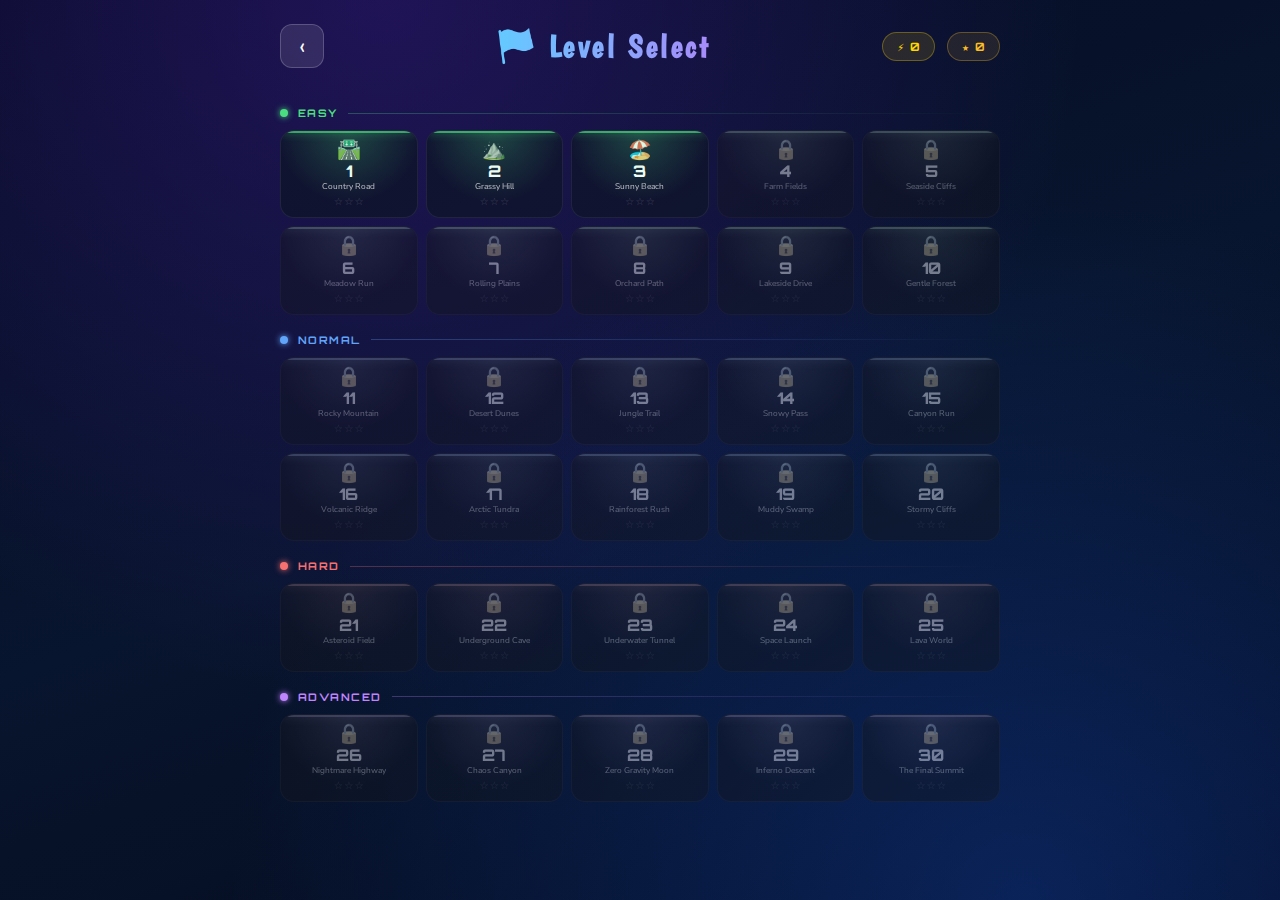
<file: levels.html>
<!DOCTYPE html>
<html lang="en">
<head>
<meta charset="UTF-8"/>
<meta name="viewport" content="width=device-width, initial-scale=1.0"/>
<title>Level Select — Hill Climb Canvas</title>
<link href="https://fonts.googleapis.com/css2?family=Boogaloo&family=Nunito:wght@700;800;900&family=Orbitron:wght@700;900&display=swap" rel="stylesheet"/>
<style>
*,*::before,*::after{box-sizing:border-box;margin:0;padding:0}
html,body{width:100%;min-height:100%;font-family:'Nunito',system-ui,sans-serif;background:#060b1a;color:#f5f5f5;overflow-x:hidden}
body{background:radial-gradient(ellipse at 30% 0%,rgba(80,30,180,.35) 0%,transparent 55%),radial-gradient(ellipse at 80% 100%,rgba(20,80,200,.35) 0%,transparent 55%),linear-gradient(160deg,#050c22 0%,#08152e 50%,#04091a 100%);min-height:100vh;display:flex;flex-direction:column;align-items:center}
@keyframes shimmer{0%{background-position:-200% 0}100%{background-position:200% 0}}

.page-header{width:100%;max-width:760px;padding:24px 20px 8px;display:flex;align-items:center;justify-content:space-between;gap:12px}
.back-btn{width:44px;height:44px;border-radius:12px;background:rgba(255,255,255,.1);border:1.5px solid rgba(255,255,255,.2);color:#fff;font-size:1.5rem;cursor:pointer;display:flex;align-items:center;justify-content:center;transition:all .2s;text-decoration:none}
.back-btn:hover{background:rgba(99,180,255,.2);border-color:rgba(99,180,255,.7)}
.page-title{font-family:'Boogaloo',cursive;font-size:2rem;letter-spacing:.08em;background:linear-gradient(90deg,#63caff,#a78bfa,#34d399,#63caff);background-size:300% 100%;-webkit-background-clip:text;-webkit-text-fill-color:transparent;background-clip:text;animation:shimmer 4s linear infinite}
.header-info{display:flex;align-items:center;gap:12px}
.info-pill{display:flex;align-items:center;gap:6px;padding:6px 14px;border-radius:20px;font-family:'Orbitron',monospace;font-size:.72rem;font-weight:700}
.coin-pill{background:rgba(255,215,0,.12);border:1.5px solid rgba(255,215,0,.3);color:#ffd700}
.star-pill{background:rgba(251,191,36,.1);border:1.5px solid rgba(251,191,36,.3);color:#fbbf24}

.content{width:100%;max-width:760px;padding:12px 20px 40px}

.diff-header{display:flex;align-items:center;gap:10px;margin:18px 0 10px;font-family:'Orbitron',monospace;font-size:.65rem;font-weight:700;text-transform:uppercase;letter-spacing:.14em}
.diff-dot{width:8px;height:8px;border-radius:50%;flex-shrink:0}
.diff-line{flex:1;height:1px;opacity:.3}

.level-grid{display:grid;grid-template-columns:repeat(5,1fr);gap:8px}
@media(max-width:480px){.level-grid{grid-template-columns:repeat(4,1fr)}}

.level-tile{position:relative;padding:10px 6px 8px;border-radius:14px;font-size:.62rem;text-align:center;background:rgba(15,20,45,.9);color:#f0f0f0;border:1px solid rgba(255,255,255,.07);display:flex;flex-direction:column;align-items:center;gap:3px;cursor:pointer;transition:transform .14s cubic-bezier(.34,1.56,.64,1),box-shadow .15s ease,border-color .15s ease;overflow:hidden;user-select:none}
.level-tile::before{content:'';position:absolute;inset:0;border-radius:inherit;background:radial-gradient(circle at 50% 0%,var(--diff-glow,transparent) 0%,transparent 65%);pointer-events:none}
.level-tile::after{content:'';position:absolute;top:0;left:0;right:0;height:2px;border-radius:14px 14px 0 0;background:var(--diff-color,transparent);opacity:.7;box-shadow:0 0 8px var(--diff-color,transparent)}
.level-tile:not(.locked):hover{transform:translateY(-5px) scale(1.06);box-shadow:0 12px 28px var(--diff-glow,rgba(0,0,0,.3)),0 0 0 1px var(--diff-color,transparent);border-color:var(--diff-color);z-index:2}
.level-tile:not(.locked):active{transform:translateY(0) scale(.97)}
.level-tile.locked{opacity:.45;filter:saturate(.3);cursor:not-allowed}
.level-tile.easy{--diff-color:#4ade80;--diff-glow:rgba(74,222,128,.25)}
.level-tile.normal{--diff-color:#60a5fa;--diff-glow:rgba(96,165,250,.25)}
.level-tile.hard{--diff-color:#f87171;--diff-glow:rgba(248,113,113,.25)}
.level-tile.advanced{--diff-color:#c084fc;--diff-glow:rgba(192,132,252,.28)}

.lt-icon{font-size:1.2rem;line-height:1}
.lt-num{font-size:1rem;font-weight:800;color:#fff;line-height:1;font-family:'Orbitron',monospace}
.lt-name{font-size:.52rem;opacity:.75;line-height:1.1;max-width:100%;overflow:hidden;text-overflow:ellipsis;white-space:nowrap}
.lt-stars{display:flex;gap:1px;justify-content:center}
.lt-stars .star{font-size:.65rem;color:rgba(255,255,255,.2)}
.lt-stars .star.earned{color:#fbbf24;text-shadow:0 0 8px rgba(251,191,36,.8)}

.lt-play-hint{position:absolute;inset:0;display:flex;align-items:center;justify-content:center;border-radius:inherit;background:rgba(0,0,0,.65);font-size:.75rem;font-weight:700;color:var(--diff-color);opacity:0;transition:opacity .15s;letter-spacing:.05em;backdrop-filter:blur(3px)}
.level-tile:not(.locked):hover .lt-play-hint{opacity:1}
</style>
</head>
<body>

<div class="page-header">
  <a href="index.html" class="back-btn">&#8249;</a>
  <h1 class="page-title">🏁 Level Select</h1>
  <div class="header-info">
    <div class="info-pill coin-pill">⚡ <span id="coin-count">0</span></div>
    <div class="info-pill star-pill">★ <span id="star-count">0</span></div>
  </div>
</div>

<div class="content" id="level-content"></div>

<script>
// ─── Level Data ───────────────────────────────────────────────────────────────
const levels = [
  {id:1,name:"Country Road",difficulty:"easy",length:2600,coinDensity:.18,fuelDensity:.09,boostDensity:.05,gravity:1.2,theme:"pastelFields",seed:9973},
  {id:2,name:"Grassy Hill",difficulty:"easy",length:2700,coinDensity:.2,fuelDensity:.09,boostDensity:.05,gravity:1.2,theme:"pastelHills",seed:19946},
  {id:3,name:"Sunny Beach",difficulty:"easy",length:2600,coinDensity:.19,fuelDensity:.1,boostDensity:.05,gravity:1.1,theme:"beach",seed:29919},
  {id:4,name:"Farm Fields",difficulty:"easy",length:2600,coinDensity:.18,fuelDensity:.09,boostDensity:.05,gravity:1.2,theme:"farm",seed:39892},
  {id:5,name:"Seaside Cliffs",difficulty:"easy",length:2800,coinDensity:.17,fuelDensity:.08,boostDensity:.05,gravity:1.2,theme:"cliffs",seed:49865},
  {id:6,name:"Meadow Run",difficulty:"easy",length:2600,coinDensity:.18,fuelDensity:.09,boostDensity:.05,gravity:1.2,theme:"meadow",seed:59838},
  {id:7,name:"Rolling Plains",difficulty:"easy",length:2700,coinDensity:.17,fuelDensity:.09,boostDensity:.05,gravity:1.2,theme:"plains",seed:69811},
  {id:8,name:"Orchard Path",difficulty:"easy",length:2600,coinDensity:.18,fuelDensity:.09,boostDensity:.05,gravity:1.2,theme:"orchard",seed:79784},
  {id:9,name:"Lakeside Drive",difficulty:"easy",length:2700,coinDensity:.18,fuelDensity:.08,boostDensity:.05,gravity:1.2,theme:"lake",seed:89757},
  {id:10,name:"Gentle Forest",difficulty:"easy",length:2800,coinDensity:.17,fuelDensity:.08,boostDensity:.05,gravity:1.2,theme:"forest",seed:99730},
  {id:11,name:"Rocky Mountain",difficulty:"normal",length:3200,coinDensity:.15,fuelDensity:.07,boostDensity:.05,gravity:1.3,theme:"mountain",seed:109703},
  {id:12,name:"Desert Dunes",difficulty:"normal",length:3300,coinDensity:.15,fuelDensity:.07,boostDensity:.06,gravity:1.2,theme:"desert",seed:119676},
  {id:13,name:"Jungle Trail",difficulty:"normal",length:3200,coinDensity:.15,fuelDensity:.07,boostDensity:.05,gravity:1.3,theme:"jungle",seed:129649},
  {id:14,name:"Snowy Pass",difficulty:"normal",length:3200,coinDensity:.14,fuelDensity:.06,boostDensity:.05,gravity:1.25,theme:"snow",seed:139622},
  {id:15,name:"Canyon Run",difficulty:"normal",length:3300,coinDensity:.14,fuelDensity:.06,boostDensity:.05,gravity:1.3,theme:"canyon",seed:149595},
  {id:16,name:"Volcanic Ridge",difficulty:"normal",length:3400,coinDensity:.13,fuelDensity:.06,boostDensity:.06,gravity:1.35,theme:"volcano",seed:159568},
  {id:17,name:"Arctic Tundra",difficulty:"normal",length:3400,coinDensity:.13,fuelDensity:.06,boostDensity:.05,gravity:1.2,theme:"arctic",seed:169541},
  {id:18,name:"Rainforest Rush",difficulty:"normal",length:3300,coinDensity:.14,fuelDensity:.06,boostDensity:.06,gravity:1.3,theme:"rainforest",seed:179514},
  {id:19,name:"Muddy Swamp",difficulty:"normal",length:3200,coinDensity:.15,fuelDensity:.07,boostDensity:.06,gravity:1.3,theme:"swamp",seed:189487},
  {id:20,name:"Stormy Cliffs",difficulty:"normal",length:3500,coinDensity:.13,fuelDensity:.05,boostDensity:.06,gravity:1.35,theme:"storm",seed:199460},
  {id:21,name:"Asteroid Field",difficulty:"hard",length:3800,coinDensity:.11,fuelDensity:.05,boostDensity:.07,gravity:.8,theme:"asteroid",seed:209433},
  {id:22,name:"Underground Cave",difficulty:"hard",length:3600,coinDensity:.11,fuelDensity:.05,boostDensity:.07,gravity:1.4,theme:"cave",seed:219406},
  {id:23,name:"Underwater Tunnel",difficulty:"hard",length:3600,coinDensity:.11,fuelDensity:.05,boostDensity:.07,gravity:.7,theme:"underwater",seed:229379},
  {id:24,name:"Space Launch",difficulty:"hard",length:3800,coinDensity:.10,fuelDensity:.05,boostDensity:.07,gravity:.6,theme:"space",seed:239352},
  {id:25,name:"Lava World",difficulty:"hard",length:3800,coinDensity:.10,fuelDensity:.05,boostDensity:.07,gravity:1.5,theme:"lava",seed:249325},
  {id:26,name:"Nightmare Highway",difficulty:"advanced",length:4000,coinDensity:.09,fuelDensity:.04,boostDensity:.08,gravity:1.3,theme:"nightmare",seed:259298},
  {id:27,name:"Chaos Canyon",difficulty:"advanced",length:4000,coinDensity:.09,fuelDensity:.04,boostDensity:.08,gravity:1.4,theme:"chaos",seed:269271},
  {id:28,name:"Zero Gravity Moon",difficulty:"advanced",length:4000,coinDensity:.09,fuelDensity:.04,boostDensity:.08,gravity:.4,theme:"moon",seed:279244},
  {id:29,name:"Inferno Descent",difficulty:"advanced",length:4000,coinDensity:.09,fuelDensity:.04,boostDensity:.08,gravity:1.6,theme:"inferno",seed:289217},
  {id:30,name:"The Final Summit",difficulty:"advanced",length:4200,coinDensity:.08,fuelDensity:.04,boostDensity:.08,gravity:1.5,theme:"final",seed:299190},
];

const THEME_ICONS = {
  pastelFields:'🛣️',pastelHills:'⛰️',beach:'🏖️',farm:'🌾',cliffs:'🪨',
  meadow:'🌿',plains:'🌄',orchard:'🍎',lake:'🏞️',forest:'🌲',
  mountain:'🗻',desert:'🏜️',jungle:'🌴',snow:'❄️',canyon:'🏔️',
  volcano:'🌋',arctic:'🧊',rainforest:'🌧️',swamp:'🐸',storm:'⛈️',
  asteroid:'☄️',cave:'🌑',underwater:'🐠',space:'🚀',lava:'🔥',
  nightmare:'😱',chaos:'💥',moon:'🌙',inferno:'☠️',final:'🏆',
};

const DIFF_META = {
  easy:    {label:'Easy',    color:'#4ade80',glow:'rgba(74,222,128,.25)'},
  normal:  {label:'Normal',  color:'#60a5fa',glow:'rgba(96,165,250,.25)'},
  hard:    {label:'Hard',    color:'#f87171',glow:'rgba(248,113,113,.25)'},
  advanced:{label:'Advanced',color:'#c084fc',glow:'rgba(192,132,252,.28)'},
};

// ─── Storage ──────────────────────────────────────────────────────────────────
const SAVE_KEY = 'hillclimb_canvas_save_v1';
function loadSave() {
  try { const r = localStorage.getItem(SAVE_KEY); return r ? JSON.parse(r) : {}; } catch { return {}; }
}
function getStars(save, id) { return (save.levelStars && save.levelStars[id]) || 0; }
function getCoins(save) { return save.coins || 0; }
function getTotalStars(save) { return Object.values(save.levelStars || {}).reduce((a,s)=>a+(s||0),0); }
function isUnlocked(id, save) {
  if (id <= 3) return true;
  const prevStars = getStars(save, id - 1);
  const total = Object.entries(save.levelStars || {}).filter(([k])=>+k < id).reduce((a,[,s])=>a+(s||0),0);
  return prevStars >= 2 || total >= id;
}

// ─── Render ───────────────────────────────────────────────────────────────────
function render() {
  const save = loadSave();
  document.getElementById('coin-count').textContent = getCoins(save).toLocaleString();
  document.getElementById('star-count').textContent = getTotalStars(save);

  const container = document.getElementById('level-content');
  container.innerHTML = '';
  let lastDiff = null;
  let grid = null;

  levels.forEach(lv => {
    if (lv.difficulty !== lastDiff) {
      lastDiff = lv.difficulty;
      const m = DIFF_META[lv.difficulty];
      const hdr = document.createElement('div');
      hdr.className = 'diff-header';
      hdr.style.color = m.color;
      hdr.innerHTML = `<span class="diff-dot" style="background:${m.color};box-shadow:0 0 6px ${m.color}"></span>${m.label}<span class="diff-line" style="background:linear-gradient(90deg,${m.color} 0%,transparent 100%)"></span>`;
      container.appendChild(hdr);
      grid = document.createElement('div');
      grid.className = 'level-grid';
      container.appendChild(grid);
    }

    const unlocked = isUnlocked(lv.id, save);
    const stars = getStars(save, lv.id);
    const icon = THEME_ICONS[lv.theme] || '🎮';
    const m = DIFF_META[lv.difficulty];

    const tile = document.createElement('div');
    tile.className = `level-tile ${lv.difficulty}${unlocked ? '' : ' locked'}`;
    const starsHtml = Array.from({length:3},(_,i)=>`<span class="star${i<stars?' earned':''}">${i<stars?'★':'☆'}</span>`).join('');

    tile.innerHTML = `
      <div class="lt-icon">${unlocked ? icon : '🔒'}</div>
      <div class="lt-num">${lv.id}</div>
      <div class="lt-name">${lv.name}</div>
      <div class="lt-stars">${starsHtml}</div>
      ${unlocked ? '<div class="lt-play-hint">▶ Play</div>' : ''}
    `;

    if (unlocked) {
      tile.addEventListener('click', () => {
        // Save selected level and navigate
        try {
          const s = loadSave();
          s.lastSelectedLevel = lv.id;
          localStorage.setItem(SAVE_KEY, JSON.stringify(s));
        } catch {}
        window.location.href = `index.html?level=${lv.id}`;
      });
    }

    grid.appendChild(tile);
  });
}

render();
</script>
</body>
</html>
</file>
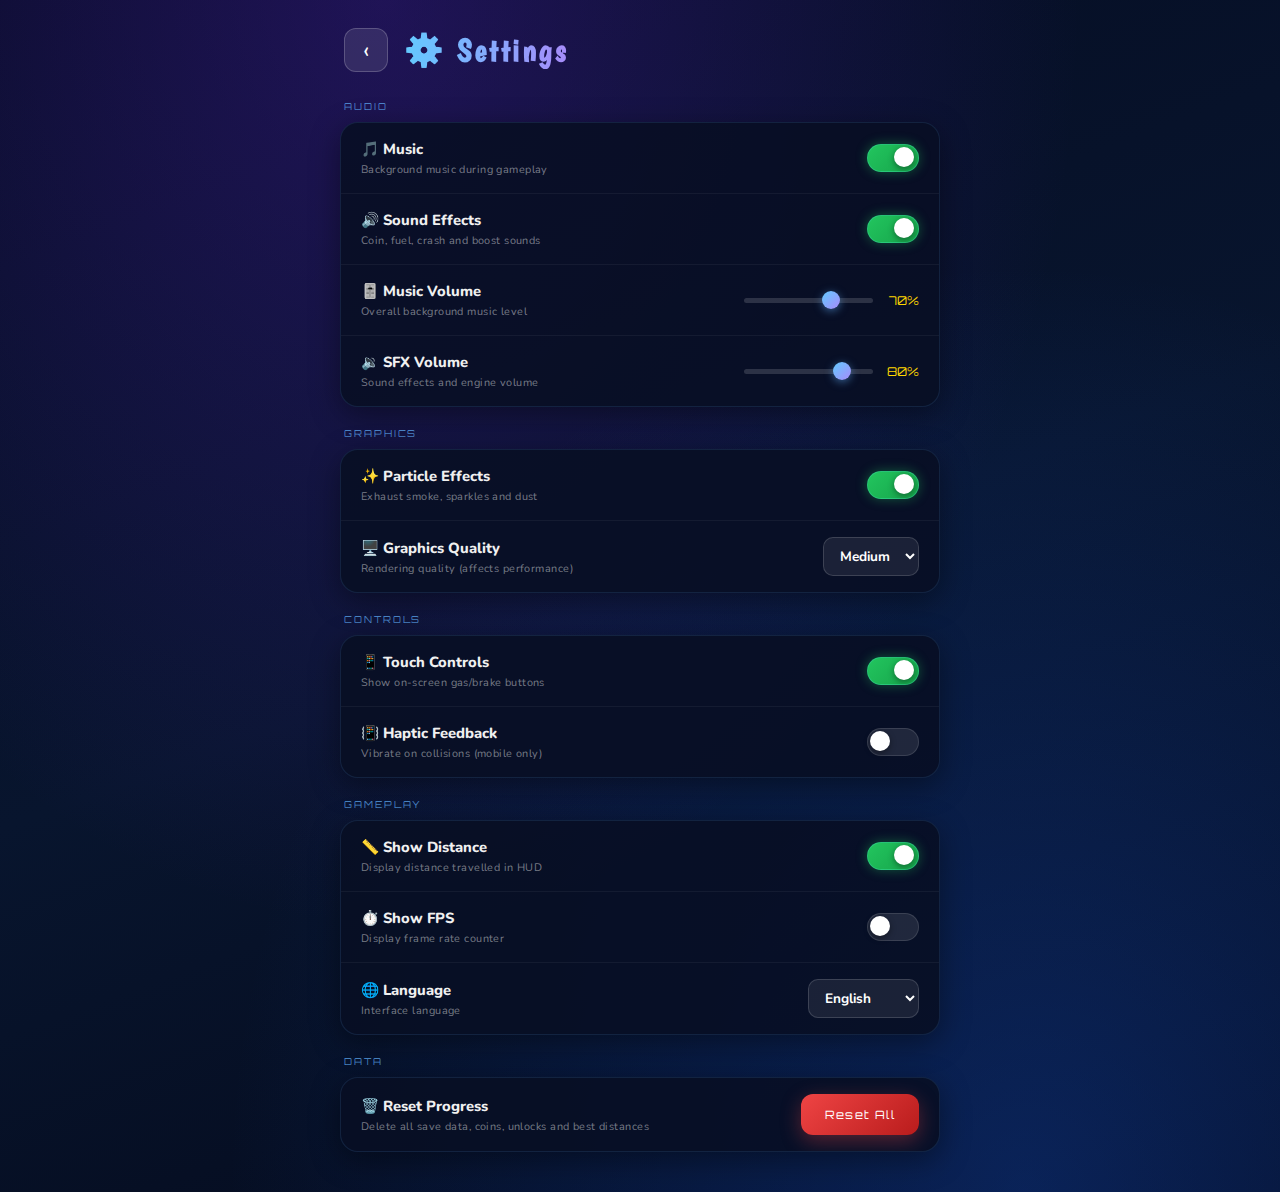
<file: settings.html>
<!DOCTYPE html>
<html lang="en">
<head>
<meta charset="UTF-8"/>
<meta name="viewport" content="width=device-width, initial-scale=1.0"/>
<title>Settings — Hill Climb Canvas</title>
<link href="https://fonts.googleapis.com/css2?family=Boogaloo&family=Nunito:wght@700;800;900&family=Orbitron:wght@700;900&display=swap" rel="stylesheet"/>
<style>
*,*::before,*::after{box-sizing:border-box;margin:0;padding:0}
html,body{width:100%;min-height:100%;font-family:'Nunito',system-ui,sans-serif;background:#060b1a;color:#f5f5f5;overflow-x:hidden}
body{background:radial-gradient(ellipse at 30% 0%,rgba(80,30,180,.35) 0%,transparent 55%),radial-gradient(ellipse at 80% 100%,rgba(20,80,200,.35) 0%,transparent 55%),linear-gradient(160deg,#050c22 0%,#08152e 50%,#04091a 100%);min-height:100vh;display:flex;flex-direction:column;align-items:center;padding:0 0 40px}
@keyframes shimmer{0%{background-position:-200% 0}100%{background-position:200% 0}}

/* Header */
.page-header{width:100%;max-width:640px;padding:28px 24px 8px;display:flex;align-items:center;gap:16px}
.back-btn{width:44px;height:44px;border-radius:12px;background:rgba(255,255,255,.1);border:1.5px solid rgba(255,255,255,.2);color:#fff;font-size:1.5rem;cursor:pointer;display:flex;align-items:center;justify-content:center;transition:all .2s;text-decoration:none}
.back-btn:hover{background:rgba(99,180,255,.2);border-color:rgba(99,180,255,.7)}
.page-title{font-family:'Boogaloo',cursive;font-size:2rem;letter-spacing:.08em;background:linear-gradient(90deg,#63caff,#a78bfa,#34d399,#63caff);background-size:300% 100%;-webkit-background-clip:text;-webkit-text-fill-color:transparent;background-clip:text;animation:shimmer 4s linear infinite}

/* Sections */
.section{width:100%;max-width:640px;padding:0 20px;margin-top:20px}
.section-label{font-family:'Orbitron',monospace;font-size:.6rem;letter-spacing:.2em;text-transform:uppercase;color:rgba(99,180,255,.7);margin-bottom:10px;padding-left:4px}
.section-card{background:rgba(8,14,35,.9);border:1px solid rgba(99,180,255,.12);border-radius:18px;overflow:hidden;box-shadow:0 8px 30px rgba(0,0,0,.4)}

/* Row */
.setting-row{display:flex;align-items:center;justify-content:space-between;padding:16px 20px;border-bottom:1px solid rgba(255,255,255,.05);gap:12px}
.setting-row:last-child{border-bottom:none}
.setting-info{display:flex;flex-direction:column;gap:3px;flex:1}
.setting-name{font-size:.92rem;font-weight:800;color:#f0f0f0}
.setting-desc{font-size:.68rem;color:rgba(255,255,255,.45);letter-spacing:.04em}

/* Toggle */
.toggle{position:relative;width:52px;height:28px;flex-shrink:0}
.toggle input{opacity:0;width:0;height:0;position:absolute}
.toggle-track{display:block;width:52px;height:28px;background:rgba(255,255,255,.1);border-radius:999px;cursor:pointer;transition:background .25s;border:1.5px solid rgba(255,255,255,.12)}
.toggle input:checked~.toggle-track{background:linear-gradient(135deg,#22c55e,#16a34a);border-color:rgba(52,211,153,.5);box-shadow:0 0 12px rgba(34,197,94,.4)}
.toggle-thumb{position:absolute;top:3px;left:3px;width:20px;height:20px;background:#fff;border-radius:50%;transition:left .25s;pointer-events:none;box-shadow:0 2px 6px rgba(0,0,0,.4)}
.toggle input:checked~.toggle-thumb{left:27px}

/* Slider */
.slider-wrap{display:flex;align-items:center;gap:10px;flex:0 0 160px}
.slider-val{font-family:'Orbitron',monospace;font-size:.75rem;color:#ffd700;min-width:36px;text-align:right}
input[type=range]{flex:1;-webkit-appearance:none;height:5px;border-radius:5px;background:rgba(255,255,255,.15);outline:none;cursor:pointer}
input[type=range]::-webkit-slider-thumb{-webkit-appearance:none;width:18px;height:18px;border-radius:50%;background:linear-gradient(135deg,#63caff,#a78bfa);cursor:pointer;box-shadow:0 2px 8px rgba(99,180,255,.5)}

/* Select */
select.setting-select{background:rgba(255,255,255,.08);border:1.5px solid rgba(255,255,255,.15);color:#fff;padding:8px 12px;border-radius:10px;font-family:'Nunito',sans-serif;font-size:.85rem;font-weight:700;cursor:pointer;outline:none;transition:border-color .2s}
select.setting-select:focus{border-color:#63caff}
select.setting-select option{background:#0d1628;color:#fff}

/* Danger button */
.btn-danger{background:linear-gradient(135deg,#ef4444,#b91c1c);color:#fff;border:none;padding:13px 24px;border-radius:12px;font-family:'Orbitron',monospace;font-size:.72rem;letter-spacing:.12em;cursor:pointer;transition:all .2s;box-shadow:0 6px 20px rgba(239,68,68,.35)}
.btn-danger:hover{transform:translateY(-2px);box-shadow:0 10px 28px rgba(239,68,68,.5)}
.btn-danger:active{transform:scale(.97)}

/* Toast */
#toast{position:fixed;bottom:30px;left:50%;transform:translateX(-50%) translateY(80px);background:rgba(34,197,94,.95);color:#fff;padding:12px 28px;border-radius:30px;font-weight:800;font-size:.85rem;letter-spacing:.06em;opacity:0;transition:all .35s cubic-bezier(.34,1.56,.64,1);pointer-events:none;z-index:9999;white-space:nowrap}
#toast.show{opacity:1;transform:translateX(-50%) translateY(0)}
</style>
</head>
<body>

<div class="page-header">
  <a href="index.html" class="back-btn">&#8249;</a>
  <h1 class="page-title">⚙️ Settings</h1>
</div>

<!-- AUDIO -->
<div class="section">
  <div class="section-label">Audio</div>
  <div class="section-card">
    <div class="setting-row">
      <div class="setting-info"><div class="setting-name">🎵 Music</div><div class="setting-desc">Background music during gameplay</div></div>
      <label class="toggle"><input type="checkbox" id="opt-music" checked><span class="toggle-track"></span><span class="toggle-thumb"></span></label>
    </div>
    <div class="setting-row">
      <div class="setting-info"><div class="setting-name">🔊 Sound Effects</div><div class="setting-desc">Coin, fuel, crash and boost sounds</div></div>
      <label class="toggle"><input type="checkbox" id="opt-sfx" checked><span class="toggle-track"></span><span class="toggle-thumb"></span></label>
    </div>
    <div class="setting-row">
      <div class="setting-info"><div class="setting-name">🎚️ Music Volume</div><div class="setting-desc">Overall background music level</div></div>
      <div class="slider-wrap"><input type="range" id="opt-music-vol" min="0" max="100" value="70"><span class="slider-val" id="music-vol-val">70%</span></div>
    </div>
    <div class="setting-row">
      <div class="setting-info"><div class="setting-name">🔉 SFX Volume</div><div class="setting-desc">Sound effects and engine volume</div></div>
      <div class="slider-wrap"><input type="range" id="opt-sfx-vol" min="0" max="100" value="80"><span class="slider-val" id="sfx-vol-val">80%</span></div>
    </div>
  </div>
</div>

<!-- GRAPHICS -->
<div class="section">
  <div class="section-label">Graphics</div>
  <div class="section-card">
    <div class="setting-row">
      <div class="setting-info"><div class="setting-name">✨ Particle Effects</div><div class="setting-desc">Exhaust smoke, sparkles and dust</div></div>
      <label class="toggle"><input type="checkbox" id="opt-particles" checked><span class="toggle-track"></span><span class="toggle-thumb"></span></label>
    </div>
    <div class="setting-row">
      <div class="setting-info"><div class="setting-name">🖥️ Graphics Quality</div><div class="setting-desc">Rendering quality (affects performance)</div></div>
      <select class="setting-select" id="opt-quality">
        <option value="low">Low</option>
        <option value="medium" selected>Medium</option>
        <option value="high">High</option>
      </select>
    </div>
  </div>
</div>

<!-- CONTROLS -->
<div class="section">
  <div class="section-label">Controls</div>
  <div class="section-card">
    <div class="setting-row">
      <div class="setting-info"><div class="setting-name">📱 Touch Controls</div><div class="setting-desc">Show on-screen gas/brake buttons</div></div>
      <label class="toggle"><input type="checkbox" id="opt-touch" checked><span class="toggle-track"></span><span class="toggle-thumb"></span></label>
    </div>
    <div class="setting-row">
      <div class="setting-info"><div class="setting-name">📳 Haptic Feedback</div><div class="setting-desc">Vibrate on collisions (mobile only)</div></div>
      <label class="toggle"><input type="checkbox" id="opt-haptic"><span class="toggle-track"></span><span class="toggle-thumb"></span></label>
    </div>
  </div>
</div>

<!-- GAMEPLAY -->
<div class="section">
  <div class="section-label">Gameplay</div>
  <div class="section-card">
    <div class="setting-row">
      <div class="setting-info"><div class="setting-name">📏 Show Distance</div><div class="setting-desc">Display distance travelled in HUD</div></div>
      <label class="toggle"><input type="checkbox" id="opt-distance" checked><span class="toggle-track"></span><span class="toggle-thumb"></span></label>
    </div>
    <div class="setting-row">
      <div class="setting-info"><div class="setting-name">⏱️ Show FPS</div><div class="setting-desc">Display frame rate counter</div></div>
      <label class="toggle"><input type="checkbox" id="opt-fps"><span class="toggle-track"></span><span class="toggle-thumb"></span></label>
    </div>
    <div class="setting-row">
      <div class="setting-info"><div class="setting-name">🌐 Language</div><div class="setting-desc">Interface language</div></div>
      <select class="setting-select" id="opt-language">
        <option value="en" selected>English</option>
        <option value="es">Español</option>
        <option value="fr">Français</option>
        <option value="de">Deutsch</option>
        <option value="pt">Português</option>
        <option value="ja">日本語</option>
        <option value="ko">한국어</option>
        <option value="zh">中文</option>
      </select>
    </div>
  </div>
</div>

<!-- DATA -->
<div class="section">
  <div class="section-label">Data</div>
  <div class="section-card">
    <div class="setting-row">
      <div class="setting-info"><div class="setting-name">🗑️ Reset Progress</div><div class="setting-desc">Delete all save data, coins, unlocks and best distances</div></div>
      <button class="btn-danger" id="btn-reset">Reset All</button>
    </div>
  </div>
</div>

<div id="toast">Settings saved!</div>

<script>
const STORAGE_KEY = 'hillclimb_canvas_save_v1';
const SETTINGS_KEY = 'hillclimb_settings_v1';

const defaults = {
  music: true, sfx: true,
  musicVol: 70, sfxVol: 80,
  particles: true, quality: 'medium',
  touch: true, haptic: false,
  distance: true, fps: false,
  language: 'en'
};

function loadSettings() {
  try {
    const raw = localStorage.getItem(SETTINGS_KEY);
    return raw ? { ...defaults, ...JSON.parse(raw) } : { ...defaults };
  } catch { return { ...defaults }; }
}

function saveSettings(s) {
  try { localStorage.setItem(SETTINGS_KEY, JSON.stringify(s)); } catch {}
}

function showToast(msg = 'Settings saved!') {
  const t = document.getElementById('toast');
  t.textContent = msg;
  t.classList.add('show');
  setTimeout(() => t.classList.remove('show'), 2200);
}

function applySettings(s) {
  document.getElementById('opt-music').checked = s.music;
  document.getElementById('opt-sfx').checked = s.sfx;
  document.getElementById('opt-music-vol').value = s.musicVol;
  document.getElementById('sfx-vol-val').textContent = s.sfxVol + '%';
  document.getElementById('opt-sfx-vol').value = s.sfxVol;
  document.getElementById('music-vol-val').textContent = s.musicVol + '%';
  document.getElementById('opt-particles').checked = s.particles;
  document.getElementById('opt-quality').value = s.quality;
  document.getElementById('opt-touch').checked = s.touch;
  document.getElementById('opt-haptic').checked = s.haptic;
  document.getElementById('opt-distance').checked = s.distance;
  document.getElementById('opt-fps').checked = s.fps;
  document.getElementById('opt-language').value = s.language;
}

let settings = loadSettings();
applySettings(settings);

// Wire up all inputs
function wire(id, key, transform) {
  const el = document.getElementById(id);
  if (!el) return;
  el.addEventListener('change', () => {
    settings[key] = transform ? transform(el) : el.checked;
    saveSettings(settings);
    showToast();
  });
}

wire('opt-music', 'music');
wire('opt-sfx', 'sfx');
wire('opt-particles', 'particles');
wire('opt-touch', 'touch');
wire('opt-haptic', 'haptic');
wire('opt-distance', 'distance');
wire('opt-fps', 'fps');
wire('opt-quality', 'quality', el => el.value);
wire('opt-language', 'language', el => el.value);

document.getElementById('opt-music-vol').addEventListener('input', function() {
  document.getElementById('music-vol-val').textContent = this.value + '%';
  settings.musicVol = +this.value;
  saveSettings(settings);
  showToast();
});
document.getElementById('opt-sfx-vol').addEventListener('input', function() {
  document.getElementById('sfx-vol-val').textContent = this.value + '%';
  settings.sfxVol = +this.value;
  saveSettings(settings);
  showToast();
});

document.getElementById('btn-reset').addEventListener('click', () => {
  if (!confirm('Reset ALL progress? This cannot be undone!')) return;
  try { localStorage.removeItem(STORAGE_KEY); localStorage.removeItem(SETTINGS_KEY); } catch {}
  settings = { ...defaults };
  applySettings(settings);
  showToast('Progress reset!');
});
</script>
</body>
</html>
</file>
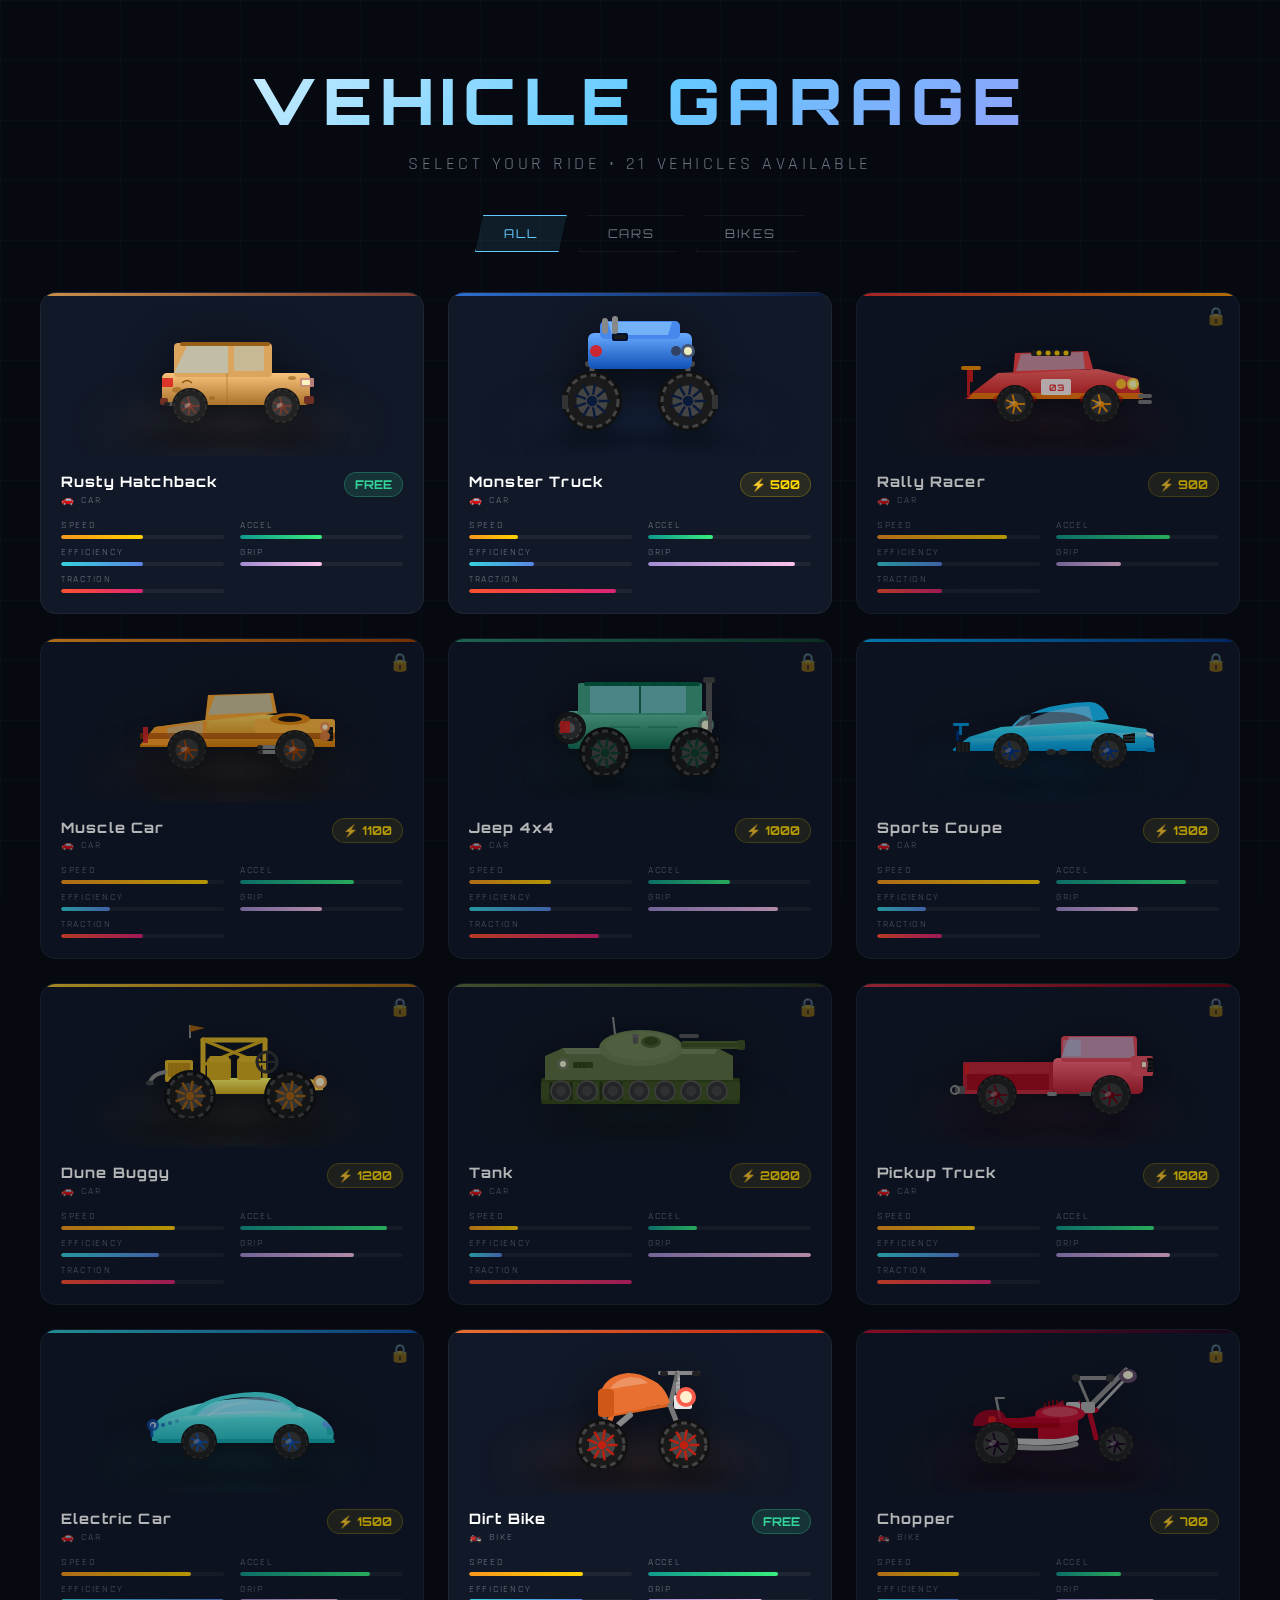
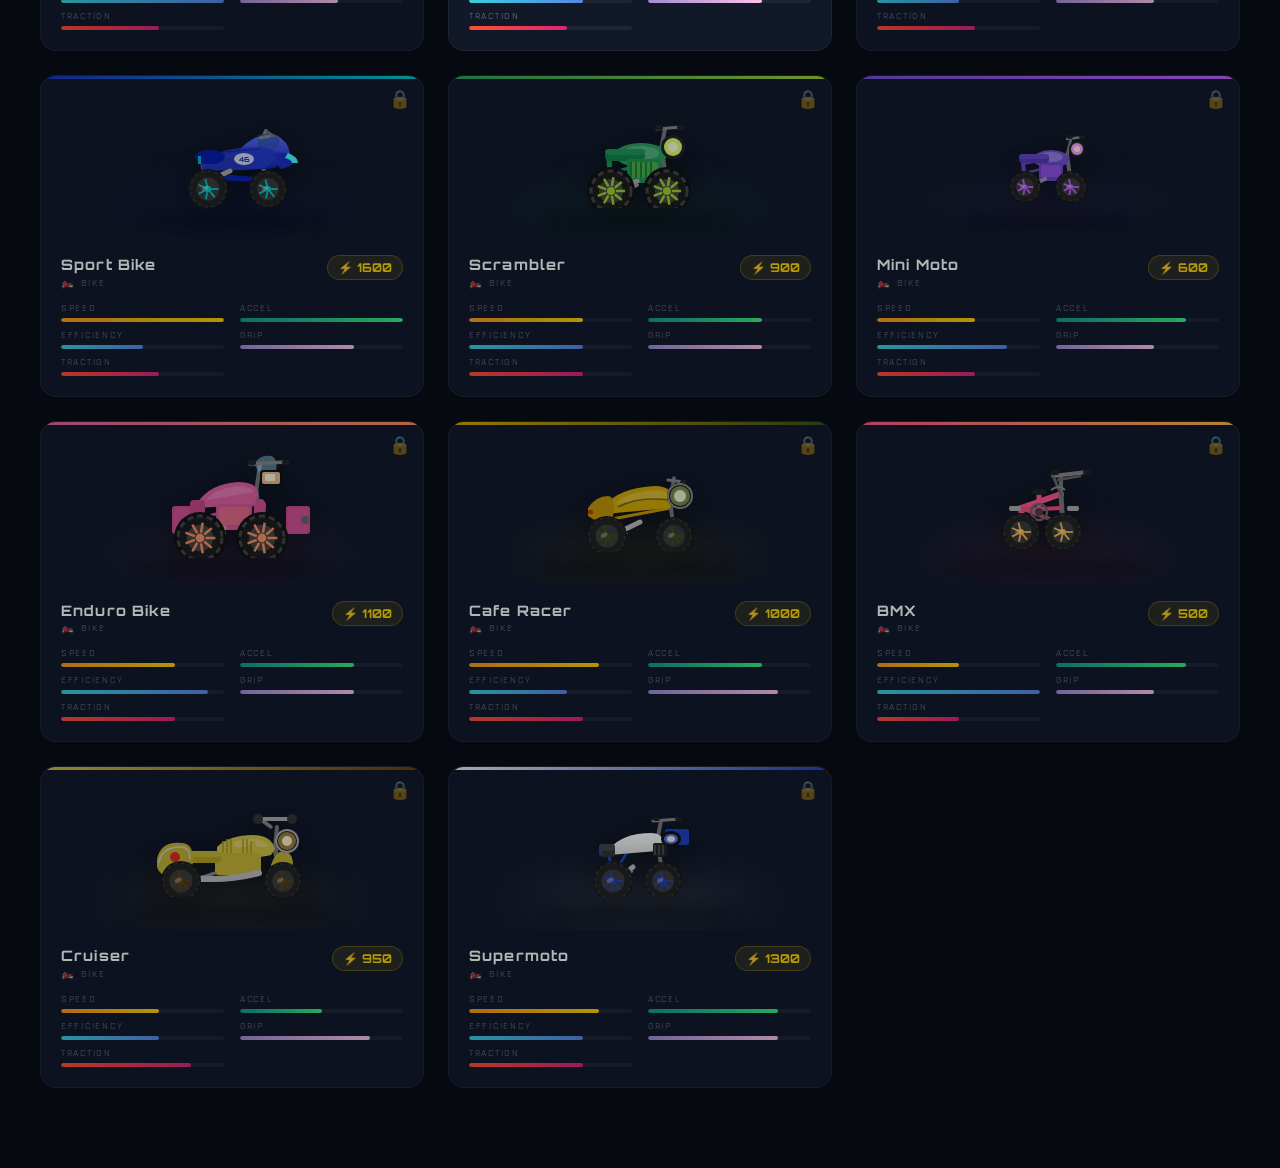
<file: vehicles.html>
<!DOCTYPE html>
<html lang="en">
<head>
<meta charset="UTF-8">
<meta name="viewport" content="width=device-width, initial-scale=1.0">
<title>Vehicle Garage</title>
<link href="https://fonts.googleapis.com/css2?family=Orbitron:wght@400;700;900&family=Rajdhani:wght@300;400;600&display=swap" rel="stylesheet">
<style>
  :root {
    --bg: #060910;
    --surface: #0d1117;
    --card-bg: #111827;
    --border: rgba(255,255,255,0.06);
    --glow: rgba(99,202,255,0.15);
    --text: #e8eaf0;
    --muted: #6b7280;
    --accent: #63caff;
    --gold: #ffd700;
  }
  * { margin: 0; padding: 0; box-sizing: border-box; }
  body {
    background: var(--bg);
    color: var(--text);
    font-family: 'Rajdhani', sans-serif;
    min-height: 100vh;
    overflow-x: hidden;
  }
  body::before {
    content: '';
    position: fixed;
    inset: 0;
    background-image:
      linear-gradient(rgba(99,202,255,0.03) 1px, transparent 1px),
      linear-gradient(90deg, rgba(99,202,255,0.03) 1px, transparent 1px);
    background-size: 60px 60px;
    pointer-events: none;
    z-index: 0;
  }
  header {
    position: relative;
    z-index: 10;
    text-align: center;
    padding: 60px 20px 40px;
  }
  header h1 {
    font-family: 'Orbitron', monospace;
    font-size: clamp(2rem, 5vw, 4rem);
    font-weight: 900;
    letter-spacing: 0.12em;
    background: linear-gradient(135deg, #fff 0%, #63caff 50%, #a78bfa 100%);
    -webkit-background-clip: text;
    -webkit-text-fill-color: transparent;
    background-clip: text;
  }
  header p {
    color: var(--muted);
    font-size: 1.1rem;
    letter-spacing: 0.2em;
    text-transform: uppercase;
    margin-top: 12px;
  }
  .tabs {
    display: flex;
    justify-content: center;
    gap: 12px;
    padding: 0 20px 40px;
    position: relative;
    z-index: 10;
  }
  .tab {
    font-family: 'Orbitron', monospace;
    font-size: 0.75rem;
    letter-spacing: 0.15em;
    padding: 10px 28px;
    border: 1px solid var(--border);
    background: transparent;
    color: var(--muted);
    cursor: pointer;
    clip-path: polygon(8px 0%, 100% 0%, calc(100% - 8px) 100%, 0% 100%);
    transition: all 0.25s ease;
    text-transform: uppercase;
  }
  .tab.active, .tab:hover {
    background: rgba(99,202,255,0.1);
    border-color: var(--accent);
    color: var(--accent);
  }
  .grid {
    display: grid;
    grid-template-columns: repeat(auto-fill, minmax(300px, 1fr));
    gap: 24px;
    padding: 0 40px 80px;
    position: relative;
    z-index: 10;
    max-width: 1600px;
    margin: 0 auto;
  }
  .card {
    position: relative;
    background: var(--card-bg);
    border: 1px solid var(--border);
    border-radius: 16px;
    overflow: hidden;
    cursor: pointer;
    transition: transform 0.35s cubic-bezier(0.34,1.56,0.64,1), box-shadow 0.35s ease;
    animation: fadeUp 0.5s ease both;
  }
  .card:hover {
    transform: translateY(-8px) scale(1.01);
    box-shadow: 0 24px 60px rgba(0,0,0,0.6), 0 0 40px var(--card-glow, rgba(99,202,255,0.12));
    border-color: rgba(255,255,255,0.15);
  }
  .card.locked { opacity: 0.7; }
  @keyframes fadeUp {
    from { opacity: 0; transform: translateY(30px); }
    to { opacity: 1; transform: translateY(0); }
  }
  .card:nth-child(1)  { animation-delay: 0.02s; }
  .card:nth-child(2)  { animation-delay: 0.06s; }
  .card:nth-child(3)  { animation-delay: 0.10s; }
  .card:nth-child(4)  { animation-delay: 0.14s; }
  .card:nth-child(5)  { animation-delay: 0.18s; }
  .card:nth-child(6)  { animation-delay: 0.22s; }
  .card:nth-child(7)  { animation-delay: 0.26s; }
  .card:nth-child(8)  { animation-delay: 0.30s; }
  .card:nth-child(9)  { animation-delay: 0.34s; }
  .card:nth-child(10) { animation-delay: 0.38s; }
  .card-accent-bar { height: 3px; background: var(--card-grad, linear-gradient(90deg, #63caff, #a78bfa)); }
  .vehicle-stage {
    position: relative;
    height: 160px;
    display: flex;
    align-items: center;
    justify-content: center;
    overflow: hidden;
  }
  .vehicle-stage::before {
    content: '';
    position: absolute;
    bottom: 0;
    left: 10%;
    right: 10%;
    height: 60px;
    background: var(--card-glow-color, radial-gradient(ellipse, rgba(99,202,255,0.15) 0%, transparent 70%));
    border-radius: 50%;
    filter: blur(20px);
  }
  .vehicle-stage::after {
    content: '';
    position: absolute;
    bottom: 12px;
    left: 50%;
    transform: translateX(-50%);
    width: 55%;
    height: 10px;
    background: rgba(0,0,0,0.5);
    border-radius: 50%;
    filter: blur(8px);
  }
  .vehicle-svg {
    position: relative;
    z-index: 2;
    transition: transform 0.4s cubic-bezier(0.34,1.56,0.64,1);
    filter: drop-shadow(0 8px 20px rgba(0,0,0,0.5));
  }
  .card:hover .vehicle-svg { transform: scale(1.08) translateY(-4px); }
  .lock-overlay {
    position: absolute;
    top: 10px; right: 12px;
    font-size: 1.1rem;
    opacity: 0.5;
  }
  .card-body { padding: 16px 20px 20px; }
  .card-header {
    display: flex;
    align-items: flex-start;
    justify-content: space-between;
    margin-bottom: 12px;
  }
  .vehicle-name {
    font-family: 'Orbitron', monospace;
    font-size: 0.9rem;
    font-weight: 700;
    letter-spacing: 0.08em;
    color: #fff;
    line-height: 1.3;
  }
  .vehicle-type {
    font-size: 0.65rem;
    letter-spacing: 0.2em;
    text-transform: uppercase;
    color: var(--muted);
    margin-top: 2px;
  }
  .cost-badge {
    font-family: 'Orbitron', monospace;
    font-size: 0.75rem;
    font-weight: 700;
    padding: 4px 10px;
    border-radius: 20px;
    white-space: nowrap;
    flex-shrink: 0;
  }
  .cost-badge.free { background: rgba(52,211,153,0.15); color: #34d399; border: 1px solid rgba(52,211,153,0.3); }
  .cost-badge.paid { background: rgba(255,215,0,0.1); color: var(--gold); border: 1px solid rgba(255,215,0,0.25); }
  .stats { display: grid; grid-template-columns: 1fr 1fr; gap: 7px 16px; }
  .stat { display: flex; flex-direction: column; gap: 4px; }
  .stat-label { font-size: 0.6rem; letter-spacing: 0.18em; text-transform: uppercase; color: var(--muted); }
  .stat-bar-track { height: 4px; background: rgba(255,255,255,0.06); border-radius: 2px; overflow: hidden; }
  .stat-bar-fill { height: 100%; border-radius: 2px; transition: width 0.8s cubic-bezier(0.4,0,0.2,1); }
  .card:hover .stat-bar-fill { animation: pulse-bar 1.5s ease-in-out infinite alternate; }
  @keyframes pulse-bar { from { opacity: 1; } to { opacity: 0.7; } }
  .hidden { display: none !important; }
</style>
</head>
<body>

<header>
  <h1>VEHICLE GARAGE</h1>
  <p>Select your ride &bull; 21 vehicles available</p>
</header>

<div class="tabs">
  <button class="tab active" onclick="filter('all',event)">All</button>
  <button class="tab" onclick="filter('car',event)">Cars</button>
  <button class="tab" onclick="filter('bike',event)">Bikes</button>
</div>

<div class="grid" id="grid"></div>

<script>
const vehicles = [
  { id:"rusty_hatchback", name:"Rusty Hatchback", type:"car", stats:{speed:5,acceleration:5,fuelEfficiency:5,grip:5,traction:5}, cost:0, defaultUnlocked:true, palette:{body:"#c8914a",accent:"#7a3b2e"} },
  { id:"monster_truck", name:"Monster Truck", type:"car", stats:{speed:3,acceleration:4,fuelEfficiency:4,grip:9,traction:9}, cost:500, defaultUnlocked:true, palette:{body:"#2e6fd4",accent:"#0a1a3a"} },
  { id:"rally_racer", name:"Rally Racer", type:"car", stats:{speed:8,acceleration:7,fuelEfficiency:4,grip:4,traction:4}, cost:900, defaultUnlocked:false, palette:{body:"#e63030",accent:"#ff9900"} },
  { id:"muscle_car", name:"Muscle Car", type:"car", stats:{speed:9,acceleration:7,fuelEfficiency:3,grip:5,traction:5}, cost:1100, defaultUnlocked:false, palette:{body:"#f79820",accent:"#a04000"} },
  { id:"jeep_4x4", name:"Jeep 4x4", type:"car", stats:{speed:5,acceleration:5,fuelEfficiency:5,grip:8,traction:8}, cost:1000, defaultUnlocked:false, palette:{body:"#2a8c6e",accent:"#0d3d2a"} },
  { id:"sports_coupe", name:"Sports Coupe", type:"car", stats:{speed:10,acceleration:8,fuelEfficiency:3,grip:5,traction:4}, cost:1300, defaultUnlocked:false, palette:{body:"#00aaee",accent:"#003388"} },
  { id:"dune_buggy", name:"Dune Buggy", type:"car", stats:{speed:7,acceleration:9,fuelEfficiency:6,grip:7,traction:7}, cost:1200, defaultUnlocked:false, palette:{body:"#e8c030",accent:"#a06010"} },
  { id:"tank", name:"Tank", type:"car", stats:{speed:3,acceleration:3,fuelEfficiency:2,grip:10,traction:10}, cost:2000, defaultUnlocked:false, palette:{body:"#5a7040",accent:"#283018"} },
  { id:"pickup_truck", name:"Pickup Truck", type:"car", stats:{speed:6,acceleration:6,fuelEfficiency:5,grip:7,traction:7}, cost:1000, defaultUnlocked:false, palette:{body:"#cc3344",accent:"#6a0010"} },
  { id:"electric_car", name:"Electric Car", type:"car", stats:{speed:8,acceleration:8,fuelEfficiency:10,grip:6,traction:6}, cost:1500, defaultUnlocked:false, palette:{body:"#30c8cc",accent:"#1050aa"} },
  { id:"dirt_bike", name:"Dirt Bike", type:"bike", stats:{speed:7,acceleration:8,fuelEfficiency:7,grip:7,traction:6}, cost:0, defaultUnlocked:true, palette:{body:"#e87030",accent:"#c02010"} },
  { id:"chopper", name:"Chopper", type:"bike", stats:{speed:5,acceleration:4,fuelEfficiency:5,grip:6,traction:6}, cost:700, defaultUnlocked:false, palette:{body:"#c01030",accent:"#1a0420"} },
  { id:"sport_bike", name:"Sport Bike", type:"bike", stats:{speed:10,acceleration:10,fuelEfficiency:5,grip:7,traction:6}, cost:1600, defaultUnlocked:false, palette:{body:"#1a30c0",accent:"#00cccc"} },
  { id:"scrambler", name:"Scrambler", type:"bike", stats:{speed:7,acceleration:7,fuelEfficiency:7,grip:7,traction:7}, cost:900, defaultUnlocked:false, palette:{body:"#28a060",accent:"#a0d030"} },
  { id:"mini_moto", name:"Mini Moto", type:"bike", stats:{speed:6,acceleration:8,fuelEfficiency:8,grip:6,traction:6}, cost:600, defaultUnlocked:false, palette:{body:"#7050d0",accent:"#c060ff"} },
  { id:"enduro_bike", name:"Enduro Bike", type:"bike", stats:{speed:7,acceleration:7,fuelEfficiency:9,grip:7,traction:7}, cost:1100, defaultUnlocked:false, palette:{body:"#e060a0",accent:"#ff9060"} },
  { id:"cafe_racer", name:"Cafe Racer", type:"bike", stats:{speed:8,acceleration:7,fuelEfficiency:6,grip:8,traction:7}, cost:1000, defaultUnlocked:false, palette:{body:"#d4aa00",accent:"#3a5010"} },
  { id:"bmx", name:"BMX", type:"bike", stats:{speed:5,acceleration:8,fuelEfficiency:10,grip:6,traction:5}, cost:500, defaultUnlocked:false, palette:{body:"#ff5588",accent:"#ffbb44"} },
  { id:"cruiser_bike", name:"Cruiser", type:"bike", stats:{speed:6,acceleration:5,fuelEfficiency:6,grip:8,traction:8}, cost:950, defaultUnlocked:false, palette:{body:"#d0c040",accent:"#604000"} },
  { id:"supermoto", name:"Supermoto", type:"bike", stats:{speed:8,acceleration:8,fuelEfficiency:7,grip:8,traction:7}, cost:1300, defaultUnlocked:false, palette:{body:"#f0f0f0",accent:"#2040c0"} },
];

// ─── Per-vehicle unique SVG generators ───────────────────────────────────────

function L(hex,a){const r=parseInt(hex.slice(1,3),16),g=parseInt(hex.slice(3,5),16),b=parseInt(hex.slice(5,7),16);return `rgb(${Math.min(255,r+a)},${Math.min(255,g+a)},${Math.min(255,b+a)})`}
function D(hex,a){const r=parseInt(hex.slice(1,3),16),g=parseInt(hex.slice(3,5),16),b=parseInt(hex.slice(5,7),16);return `rgb(${Math.max(0,r-a)},${Math.max(0,g-a)},${Math.max(0,b-a)})`}
function A(hex,op){const r=parseInt(hex.slice(1,3),16),g=parseInt(hex.slice(3,5),16),b=parseInt(hex.slice(5,7),16);return `rgba(${r},${g},${b},${op})`}

function wheel(cx,cy,r,acc,id,i){
  const spokes=[0,51,102,153,204,255].map(a=>{
    const rad=a*Math.PI/180,x1=cx+Math.cos(rad)*r*0.18,y1=cy+Math.sin(rad)*r*0.18,x2=cx+Math.cos(rad)*r*0.58,y2=cy+Math.sin(rad)*r*0.58;
    return `<line x1="${x1.toFixed(1)}" y1="${y1.toFixed(1)}" x2="${x2.toFixed(1)}" y2="${y2.toFixed(1)}" stroke="${acc}" stroke-width="1.8"/>`;
  }).join('');
  return `<circle cx="${cx}" cy="${cy}" r="${r+2}" fill="#181818"/>
  <circle cx="${cx}" cy="${cy}" r="${r}" fill="#222" stroke="#333" stroke-width="1.5" stroke-dasharray="4 3"/>
  <circle cx="${cx}" cy="${cy}" r="${r*0.64}" fill="#3a3a3a"/>
  ${spokes}
  <circle cx="${cx}" cy="${cy}" r="${r*0.18}" fill="${acc}"/>
  <ellipse cx="${cx-r*0.12}" cy="${cy-r*0.12}" rx="${r*0.2}" ry="${r*0.12}" fill="rgba(255,255,255,0.3)" transform="rotate(-30,${cx},${cy})"/>`;
}

function bigWheel(cx,cy,r,acc){
  // chunky off-road wheel
  const spokes=[0,40,80,120,160,200,240,280,320].map(a=>{
    const rad=a*Math.PI/180,x1=cx+Math.cos(rad)*r*0.25,y1=cy+Math.sin(rad)*r*0.25,x2=cx+Math.cos(rad)*r*0.7,y2=cy+Math.sin(rad)*r*0.7;
    return `<line x1="${x1.toFixed(1)}" y1="${y1.toFixed(1)}" x2="${x2.toFixed(1)}" y2="${y2.toFixed(1)}" stroke="${acc}" stroke-width="2.5"/>`;
  }).join('');
  return `<circle cx="${cx}" cy="${cy}" r="${r+4}" fill="#111"/>
  <circle cx="${cx}" cy="${cy}" r="${r}" fill="#1a1a1a" stroke="#444" stroke-width="3" stroke-dasharray="6 4"/>
  <circle cx="${cx}" cy="${cy}" r="${r*0.6}" fill="#444"/>
  ${spokes}
  <circle cx="${cx}" cy="${cy}" r="${r*0.2}" fill="${acc}"/>`;
}

function trackSegment(x,y,w,h,color){
  return `<rect x="${x}" y="${y}" width="${w}" height="${h}" rx="4" fill="${color}"/>
  <line x1="${x+10}" y1="${y}" x2="${x+10}" y2="${y+h}" stroke="rgba(0,0,0,0.4)" stroke-width="3"/>
  <line x1="${x+20}" y1="${y}" x2="${x+20}" y2="${y+h}" stroke="rgba(0,0,0,0.4)" stroke-width="3"/>
  <line x1="${x+30}" y1="${y}" x2="${x+30}" y2="${y+h}" stroke="rgba(0,0,0,0.4)" stroke-width="3"/>
  <line x1="${x+40}" y1="${y}" x2="${x+40}" y2="${y+h}" stroke="rgba(0,0,0,0.4)" stroke-width="3"/>
  <line x1="${x+50}" y1="${y}" x2="${x+50}" y2="${y+h}" stroke="rgba(0,0,0,0.4)" stroke-width="3"/>
  <line x1="${x+60}" y1="${y}" x2="${x+60}" y2="${y+h}" stroke="rgba(0,0,0,0.4)" stroke-width="3"/>
  <line x1="${x+70}" y1="${y}" x2="${x+70}" y2="${y+h}" stroke="rgba(0,0,0,0.4)" stroke-width="3"/>
  <line x1="${x+80}" y1="${y}" x2="${x+80}" y2="${y+h}" stroke="rgba(0,0,0,0.4)" stroke-width="3"/>`;
}

// ──────────────────────────────────────────────────────────────────────────────
// CAR SVGs
// ──────────────────────────────────────────────────────────────────────────────

function svgRustyHatchback(v) {
  const b=v.palette.body,a=v.palette.accent;
  return `<svg width="200" height="110" viewBox="0 0 200 110" xmlns="http://www.w3.org/2000/svg">
  <!-- Boxy hatchback - tall roofline, square rear, short hood -->
  <defs>
    <linearGradient id="rh_b" x1="0" y1="0" x2="0" y2="1"><stop offset="0%" stop-color="${L(b,50)}"/><stop offset="100%" stop-color="${D(b,30)}"/></linearGradient>
  </defs>
  <!-- body -->
  <rect x="30" y="55" width="148" height="32" rx="5" fill="url(#rh_b)"/>
  <!-- cab - tall and boxy -->
  <rect x="42" y="25" width="98" height="34" rx="4" fill="${L(b,20)}"/>
  <!-- windshield - almost vertical -->
  <polygon points="56,26 96,26 96,55 42,55" fill="rgba(160,220,255,0.45)"/>
  <!-- rear window - vertical -->
  <rect x="102" y="28" width="30" height="25" rx="2" fill="rgba(160,220,255,0.35)"/>
  <!-- roof rack detail -->
  <rect x="48" y="24" width="90" height="4" rx="2" fill="${D(b,50)}"/>
  <!-- rust spots -->
  <ellipse cx="45" cy="72" rx="5" ry="3" fill="${D(b,40)}" opacity="0.7"/>
  <ellipse cx="160" cy="60" rx="4" ry="2" fill="${D(b,40)}" opacity="0.7"/>
  <ellipse cx="80" cy="80" rx="3" ry="2" fill="${D(b,40)}" opacity="0.7"/>
  <!-- dent mark -->
  <path d="M50,65 Q55,60 60,65" stroke="${D(b,60)}" stroke-width="1.5" fill="none"/>
  <!-- door line -->
  <line x1="95" y1="55" x2="95" y2="87" stroke="${D(b,40)}" stroke-width="1" opacity="0.6"/>
  <!-- headlight (square) -->
  <rect x="168" y="60" width="14" height="9" rx="1" fill="${L(a,80)}" opacity="0.9"/>
  <rect x="170" y="62" width="8" height="5" rx="1" fill="rgba(255,255,200,0.9)"/>
  <!-- taillight (square, red) -->
  <rect x="30" y="60" width="11" height="9" rx="1" fill="rgba(220,30,30,0.85)"/>
  <!-- bumpers -->
  <rect x="28" y="80" width="8" height="7" rx="2" fill="${D(a,10)}"/>
  <rect x="172" y="78" width="10" height="8" rx="2" fill="${D(a,10)}"/>
  <!-- exhaust -->
  <rect x="35" y="84" width="12" height="4" rx="2" fill="#555"/>
  <ellipse cx="35" cy="86" rx="3" ry="2" fill="#222"/>
  ${wheel(58,88,16,a,'rh',0)}
  ${wheel(150,88,16,a,'rh',1)}
  </svg>`;
}

function svgMonsterTruck(v) {
  const b=v.palette.body,a=v.palette.accent;
  return `<svg width="200" height="120" viewBox="0 0 200 120" xmlns="http://www.w3.org/2000/svg">
  <defs>
    <linearGradient id="mt_b" x1="0" y1="0" x2="0" y2="1"><stop offset="0%" stop-color="${L(b,60)}"/><stop offset="100%" stop-color="${D(b,30)}"/></linearGradient>
  </defs>
  <!-- Huge wheels with suspension, tiny cab on top -->
  <!-- Suspension arms -->
  <line x1="52" y1="70" x2="52" y2="50" stroke="#555" stroke-width="5" stroke-linecap="round"/>
  <line x1="148" y1="70" x2="148" y2="50" stroke="#555" stroke-width="5" stroke-linecap="round"/>
  <!-- Axle bars -->
  <rect x="45" y="48" width="110" height="6" rx="3" fill="#444"/>
  <!-- Body - sits high up -->
  <rect x="48" y="20" width="104" height="36" rx="6" fill="url(#mt_b)"/>
  <!-- Cab on top -->
  <rect x="60" y="8" width="80" height="18" rx="5" fill="${L(b,25)}"/>
  <!-- Windshield -->
  <polygon points="68,9 132,9 128,22 72,22" fill="rgba(160,220,255,0.5)"/>
  <!-- Scoop on hood -->
  <rect x="72" y="20" width="16" height="8" rx="2" fill="${D(a,10)}"/>
  <rect x="74" y="22" width="12" height="4" rx="1" fill="#1a1a1a"/>
  <!-- Exhaust stacks (x2 vertical) -->
  <rect x="62" y="5" width="6" height="16" rx="3" fill="#888"/>
  <rect x="72" y="3" width="6" height="18" rx="3" fill="#888"/>
  <!-- Headlights (round) -->
  <circle cx="148" cy="38" r="7" fill="${L(a,60)}"/>
  <circle cx="148" cy="38" r="4" fill="rgba(255,255,200,0.9)"/>
  <circle cx="136" cy="38" r="5" fill="${L(a,40)}"/>
  <!-- Taillights -->
  <circle cx="56" cy="38" r="6" fill="rgba(220,30,30,0.9)"/>
  <!-- Giant off-road wheels -->
  ${bigWheel(52,88,26,a)}
  ${bigWheel(148,88,26,a)}
  <!-- Mud flaps -->
  <rect x="22" y="82" width="6" height="14" rx="1" fill="#333"/>
  <rect x="172" y="82" width="6" height="14" rx="1" fill="#333"/>
  </svg>`;
}

function svgRallyRacer(v) {
  const b=v.palette.body,a=v.palette.accent;
  return `<svg width="210" height="105" viewBox="0 0 210 105" xmlns="http://www.w3.org/2000/svg">
  <defs>
    <linearGradient id="rr_b" x1="0" y1="0" x2="0" y2="1"><stop offset="0%" stop-color="${L(b,55)}"/><stop offset="100%" stop-color="${D(b,20)}"/></linearGradient>
  </defs>
  <!-- Very low, wide, sporty - wide arches, rear spoiler -->
  <!-- Body shell - wedge shape -->
  <polygon points="25,75 55,52 155,48 195,58 198,78 22,78" fill="url(#rr_b)"/>
  <!-- Cab -->
  <polygon points="70,53 72,32 145,30 150,48" fill="${L(b,20)}"/>
  <!-- Windshield (raked) -->
  <polygon points="78,33 140,31 142,48 73,50" fill="rgba(160,220,255,0.5)"/>
  <!-- Side stripe -->
  <polygon points="30,72 200,72 200,78 25,78" fill="${a}" opacity="0.7"/>
  <!-- Number plate on door -->
  <rect x="98" y="58" width="30" height="16" rx="2" fill="white" opacity="0.9"/>
  <text x="113" y="70" text-anchor="middle" font-size="9" font-weight="bold" fill="${b}" font-family="Orbitron,monospace">03</text>
  <!-- Rear spoiler -->
  <rect x="24" y="47" width="6" height="14" rx="1" fill="${D(b,20)}"/>
  <rect x="18" y="45" width="20" height="4" rx="2" fill="${D(a,10)}"/>
  <!-- Rally lights bar on roof -->
  <rect x="88" y="29" width="40" height="6" rx="2" fill="#222"/>
  <circle cx="96" cy="32" r="2.5" fill="#ffcc00"/>
  <circle cx="105" cy="32" r="2.5" fill="#ffcc00"/>
  <circle cx="114" cy="32" r="2.5" fill="#ffcc00"/>
  <circle cx="123" cy="32" r="2.5" fill="#ffcc00"/>
  <!-- Headlights (round, 2) -->
  <circle cx="190" cy="63" r="6" fill="${L(a,70)}"/>
  <circle cx="190" cy="63" r="3.5" fill="rgba(255,255,200,0.9)"/>
  <circle cx="178" cy="63" r="5" fill="${L(a,40)}"/>
  <!-- Taillights (strip) -->
  <rect x="24" y="61" width="3" height="14" fill="rgba(220,30,30,0.9)"/>
  <!-- Wide wheel arches -->
  <ellipse cx="72" cy="78" rx="22" ry="6" fill="${D(b,50)}" opacity="0.5"/>
  <ellipse cx="158" cy="78" rx="22" ry="6" fill="${D(b,50)}" opacity="0.5"/>
  <!-- Dual exhaust -->
  <rect x="195" y="73" width="14" height="4" rx="2" fill="#777"/>
  <rect x="195" y="79" width="14" height="4" rx="2" fill="#777"/>
  ${wheel(72,83,17,a,'rr',0)}
  ${wheel(158,83,17,a,'rr',1)}
  </svg>`;
}

function svgMuscleCar(v) {
  const b=v.palette.body,a=v.palette.accent;
  return `<svg width="215" height="108" viewBox="0 0 215 108" xmlns="http://www.w3.org/2000/svg">
  <defs>
    <linearGradient id="mc_b" x1="0" y1="0" x2="0" y2="1"><stop offset="0%" stop-color="${L(b,65)}"/><stop offset="100%" stop-color="${D(b,25)}"/></linearGradient>
  </defs>
  <!-- Long hood, fastback roofline, short deck -->
  <!-- Long body -->
  <polygon points="15,80 30,62 80,55 130,48 195,55 210,65 210,82 15,82" fill="url(#mc_b)"/>
  <!-- Long hood (flat) -->
  <rect x="130" y="54" width="80" height="14" rx="3" fill="${L(b,30)}"/>
  <!-- Power hood scoop -->
  <ellipse cx="165" cy="54" rx="20" ry="6" fill="${D(b,15)}"/>
  <ellipse cx="165" cy="54" rx="12" ry="3" fill="#111"/>
  <!-- Fastback cab (sloping rear) -->
  <polygon points="80,56 83,30 148,28 152,48" fill="${L(b,18)}"/>
  <!-- Windshield (raked) -->
  <polygon points="90,31 145,29 148,47 83,50" fill="rgba(160,220,255,0.5)"/>
  <!-- Rear fastback slope -->
  <polygon points="30,62 82,56 80,80 16,80" fill="${L(b,8)}"/>
  <!-- Rear window (small, sloped) -->
  <polygon points="42,63 78,57 78,72 44,76" fill="rgba(160,220,255,0.35)"/>
  <!-- Stripe (classic muscle stripe) -->
  <polygon points="15,68 210,68 210,74 15,74" fill="${a}" opacity="0.6"/>
  <!-- Front grille -->
  <rect x="202" y="62" width="6" height="14" rx="1" fill="#111"/>
  <line x1="202" y1="66" x2="208" y2="66" stroke="#333" stroke-width="1"/>
  <line x1="202" y1="70" x2="208" y2="70" stroke="#333" stroke-width="1"/>
  <line x1="202" y1="74" x2="208" y2="74" stroke="#333" stroke-width="1"/>
  <!-- Headlights (round, quad) -->
  <circle cx="200" cy="62" r="5" fill="${L(a,80)}"/>
  <circle cx="200" cy="62" r="2.5" fill="rgba(255,255,220,0.9)"/>
  <circle cx="200" cy="71" r="5" fill="${L(a,60)}"/>
  <!-- Taillights -->
  <rect x="18" y="62" width="5" height="16" fill="rgba(220,40,40,0.9)"/>
  <!-- Dual side exhaust pipes -->
  <rect x="136" y="80" width="20" height="4" rx="2" fill="#888"/>
  <ellipse cx="135" cy="82" rx="3" ry="2" fill="#333"/>
  <rect x="136" y="85" width="20" height="4" rx="2" fill="#888"/>
  <ellipse cx="135" cy="87" rx="3" ry="2" fill="#333"/>
  ${wheel(62,85,18,a,'mc',0)}
  ${wheel(170,85,18,a,'mc',1)}
  </svg>`;
}

function svgJeep4x4(v) {
  const b=v.palette.body,a=v.palette.accent;
  return `<svg width="200" height="112" viewBox="0 0 200 112" xmlns="http://www.w3.org/2000/svg">
  <defs>
    <linearGradient id="jx_b" x1="0" y1="0" x2="0" y2="1"><stop offset="0%" stop-color="${L(b,55)}"/><stop offset="100%" stop-color="${D(b,25)}"/></linearGradient>
  </defs>
  <!-- Boxy, upright, tall clearance, flat roof, spare tire on back -->
  <!-- Main body - very boxy -->
  <rect x="28" y="48" width="144" height="38" rx="3" fill="url(#jx_b)"/>
  <!-- Flat roof cab -->
  <rect x="38" y="20" width="124" height="32" rx="2" fill="${L(b,20)}"/>
  <!-- Windshield (nearly vertical) -->
  <rect x="50" y="22" width="96" height="28" rx="2" fill="rgba(160,220,255,0.45)"/>
  <!-- Windshield divider -->
  <line x1="100" y1="22" x2="100" y2="50" stroke="${D(b,30)}" stroke-width="2"/>
  <!-- Spare tire on back -->
  <circle cx="30" cy="65" r="16" fill="#1a1a1a"/>
  <circle cx="30" cy="65" r="11" fill="#333" stroke="#555" stroke-width="1.5" stroke-dasharray="4 3"/>
  <circle cx="30" cy="65" r="5" fill="#666"/>
  <!-- Snorkel on front-right -->
  <rect x="166" y="14" width="6" height="40" rx="3" fill="#555"/>
  <rect x="163" y="14" width="12" height="6" rx="3" fill="#444"/>
  <!-- Roof rack -->
  <rect x="44" y="19" width="116" height="4" rx="2" fill="${D(b,40)}"/>
  <line x1="66" y1="19" x2="66" y2="23" stroke="${D(b,50)}" stroke-width="1.5"/>
  <line x1="90" y1="19" x2="90" y2="23" stroke="${D(b,50)}" stroke-width="1.5"/>
  <line x1="114" y1="19" x2="114" y2="23" stroke="${D(b,50)}" stroke-width="1.5"/>
  <line x1="138" y1="19" x2="138" y2="23" stroke="${D(b,50)}" stroke-width="1.5"/>
  <!-- Headlights (round) -->
  <circle cx="166" cy="62" r="8" fill="${L(a,70)}"/>
  <circle cx="166" cy="62" r="4.5" fill="rgba(255,255,220,0.9)"/>
  <!-- Taillights (square) -->
  <rect x="20" y="58" width="10" height="12" rx="1" fill="rgba(220,30,30,0.9)"/>
  <!-- Door handle lines -->
  <line x1="70" y1="64" x2="100" y2="64" stroke="${D(b,40)}" stroke-width="1" opacity="0.7"/>
  <line x1="108" y1="64" x2="138" y2="64" stroke="${D(b,40)}" stroke-width="1" opacity="0.7"/>
  <!-- Front winch -->
  <rect x="170" y="75" width="8" height="8" rx="1" fill="#555"/>
  <!-- Bull bar -->
  <rect x="168" y="48" width="4" height="38" rx="2" fill="#666"/>
  ${bigWheel(65,90,22,a)}
  ${bigWheel(155,90,22,a)}
  </svg>`;
}

function svgSportsCoupe(v) {
  const b=v.palette.body,a=v.palette.accent;
  return `<svg width="215" height="100" viewBox="0 0 215 100" xmlns="http://www.w3.org/2000/svg">
  <defs>
    <linearGradient id="sc_b" x1="0" y1="0" x2="0" y2="1"><stop offset="0%" stop-color="${L(b,70)}"/><stop offset="100%" stop-color="${D(b,15)}"/></linearGradient>
    <linearGradient id="sc_shine" x1="0" y1="0" x2="0" y2="1"><stop offset="0%" stop-color="rgba(255,255,255,0.5)"/><stop offset="100%" stop-color="rgba(255,255,255,0)"/></linearGradient>
  </defs>
  <!-- Ultra-low supercar silhouette, huge greenhouse, aerodynamic -->
  <!-- Body - very low, sharp wedge -->
  <polygon points="12,80 28,68 60,58 150,52 205,60 213,72 213,82 12,82" fill="url(#sc_b)"/>
  <!-- Swooping canopy -->
  <path d="M72,59 Q90,35 148,33 Q162,33 168,50 L152,52 Q140,40 94,44 Q80,46 70,58 Z" fill="${L(b,22)}"/>
  <!-- Windshield (very raked) -->
  <path d="M80,59 Q96,40 148,37 L152,52 L72,59 Z" fill="rgba(160,220,255,0.55)"/>
  <!-- Rear window -->
  <polygon points="70,59 80,47 90,46 88,58" fill="rgba(160,220,255,0.4)"/>
  <!-- Shine on body -->
  <polygon points="30,70 205,63 205,68 30,76" fill="url(#sc_shine)" opacity="0.6"/>
  <!-- Side air intake -->
  <path d="M182,66 L194,64 L194,74 L182,74 Z" fill="#111"/>
  <rect x="182" y="67" width="12" height="2" fill="#333"/>
  <rect x="182" y="70" width="12" height="2" fill="#333"/>
  <!-- Door crease -->
  <line x1="70" y1="66" x2="185" y2="62" stroke="${L(b,40)}" stroke-width="1.5" opacity="0.8"/>
  <!-- Rear diffuser -->
  <rect x="15" y="73" width="14" height="10" rx="1" fill="#1a1a1a"/>
  <line x1="18" y1="73" x2="18" y2="83" stroke="#333" stroke-width="1"/>
  <line x1="22" y1="73" x2="22" y2="83" stroke="#333" stroke-width="1"/>
  <line x1="26" y1="73" x2="26" y2="83" stroke="#333" stroke-width="1"/>
  <!-- Headlights (thin, aggressive) -->
  <polygon points="205,62 213,65 213,70 205,67" fill="${L(a,80)}" opacity="0.95"/>
  <polygon points="205,63 212,65 212,68 205,66" fill="rgba(255,255,220,0.9)"/>
  <!-- Tail lights (LED strip) -->
  <rect x="15" y="62" width="3" height="10" fill="${a}" opacity="0.9"/>
  <!-- Lip spoiler front -->
  <rect x="205" y="79" width="9" height="4" rx="1" fill="${D(b,30)}"/>
  <!-- Rear wing small -->
  <rect x="18" y="56" width="3" height="10" rx="1" fill="${D(b,40)}"/>
  <rect x="12" y="54" width="16" height="3" rx="1" fill="${D(b,20)}"/>
  <!-- Exhaust (x2 center) -->
  <ellipse cx="110" cy="83" rx="5" ry="3" fill="#333"/>
  <ellipse cx="122" cy="83" rx="5" ry="3" fill="#333"/>
  ${wheel(70,82,16,a,'sp',0)}
  ${wheel(168,82,16,a,'sp',1)}
  </svg>`;
}

function svgDuneBuggy(v) {
  const b=v.palette.body,a=v.palette.accent;
  return `<svg width="195" height="108" viewBox="0 0 195 108" xmlns="http://www.w3.org/2000/svg">
  <defs>
    <linearGradient id="db_b" x1="0" y1="0" x2="0" y2="1"><stop offset="0%" stop-color="${L(b,60)}"/><stop offset="100%" stop-color="${D(b,20)}"/></linearGradient>
  </defs>
  <!-- Open frame, tubular roll cage, exposed engine, no doors -->
  <!-- Roll cage tubes -->
  <line x1="68" y1="30" x2="68" y2="75" stroke="${D(b,10)}" stroke-width="5" stroke-linecap="round"/>
  <line x1="130" y1="30" x2="130" y2="75" stroke="${D(b,10)}" stroke-width="5" stroke-linecap="round"/>
  <line x1="68" y1="30" x2="130" y2="30" stroke="${D(b,10)}" stroke-width="5" stroke-linecap="round"/>
  <!-- Diagonal braces -->
  <line x1="68" y1="30" x2="130" y2="55" stroke="${D(b,20)}" stroke-width="3"/>
  <line x1="130" y1="30" x2="68" y2="55" stroke="${D(b,20)}" stroke-width="3"/>
  <!-- Low body pan -->
  <rect x="48" y="68" width="100" height="16" rx="3" fill="url(#db_b)"/>
  <!-- Front nose (fiberglass shell) -->
  <path d="M148,68 Q175,65 188,75 L188,80 L148,82 Z" fill="${L(b,20)}"/>
  <!-- Rear engine exposed -->
  <rect x="30" y="50" width="28" height="22" rx="2" fill="${D(b,10)}"/>
  <rect x="33" y="53" width="22" height="14" rx="1" fill="${a}" opacity="0.5"/>
  <!-- Engine fins -->
  <line x1="35" y1="53" x2="35" y2="67" stroke="${D(b,40)}" stroke-width="1.5"/>
  <line x1="39" y1="53" x2="39" y2="67" stroke="${D(b,40)}" stroke-width="1.5"/>
  <line x1="43" y1="53" x2="43" y2="67" stroke="${D(b,40)}" stroke-width="1.5"/>
  <line x1="47" y1="53" x2="47" y2="67" stroke="${D(b,40)}" stroke-width="1.5"/>
  <!-- Seats (bucket) -->
  <rect x="72" y="48" width="24" height="22" rx="3" fill="${D(b,20)}"/>
  <rect x="102" y="48" width="24" height="22" rx="3" fill="${D(b,20)}"/>
  <rect x="74" y="46" width="20" height="6" rx="2" fill="${D(b,10)}"/>
  <rect x="104" y="46" width="20" height="6" rx="2" fill="${D(b,10)}"/>
  <!-- Steering wheel -->
  <circle cx="132" cy="52" r="10" fill="none" stroke="#333" stroke-width="3"/>
  <line x1="122" y1="52" x2="142" y2="52" stroke="#333" stroke-width="2"/>
  <line x1="132" y1="42" x2="132" y2="62" stroke="#333" stroke-width="2"/>
  <!-- Headlights (round, on nose) -->
  <circle cx="185" cy="72" r="7" fill="${L(a,70)}"/>
  <circle cx="185" cy="72" r="4" fill="rgba(255,255,220,0.9)"/>
  <!-- Flag mount -->
  <line x1="55" y1="28" x2="55" y2="15" stroke="#888" stroke-width="2"/>
  <polygon points="55,15 70,18 55,22" fill="${a}"/>
  <!-- Exhaust (side, rear) -->
  <path d="M30,62 Q18,64 15,72" stroke="#888" stroke-width="4" fill="none" stroke-linecap="round"/>
  <ellipse cx="15" cy="73" rx="4" ry="2.5" fill="#444"/>
  ${bigWheel(55,86,22,a)}
  ${bigWheel(155,86,22,a)}
  </svg>`;
}

function svgTank(v) {
  const b=v.palette.body,a=v.palette.accent;
  return `<svg width="215" height="105" viewBox="0 0 215 105" xmlns="http://www.w3.org/2000/svg">
  <!-- Tank - flat hull, tracks, turret, cannon -->
  <!-- Track (left) -->
  ${trackSegment(8,68,199,22,D(b,30))}
  <rect x="8" y="66" width="199" height="4" rx="2" fill="${D(b,40)}"/>
  <rect x="8" y="88" width="199" height="4" rx="2" fill="${D(b,40)}"/>
  <!-- Road wheels -->
  ${[28,54,80,106,132,158,184].map(x=>`<circle cx="${x}" cy="79" r="10" fill="#333" stroke="#555" stroke-width="1.5"/><circle cx="${x}" cy="79" r="5" fill="#444"/>`).join('')}
  <!-- Hull -->
  <polygon points="12,44 30,36 185,36 200,44 200,68 12,68" fill="${b}"/>
  <!-- Hull top shine -->
  <polygon points="30,36 185,36 182,42 33,42" fill="rgba(255,255,255,0.15)"/>
  <!-- Turret -->
  <ellipse cx="108" cy="36" rx="42" ry="18" fill="${L(b,15)}"/>
  <ellipse cx="108" cy="34" rx="36" ry="14" fill="${L(b,20)}"/>
  <!-- Hatch -->
  <ellipse cx="118" cy="30" rx="10" ry="6" fill="${D(b,20)}"/>
  <ellipse cx="118" cy="29" rx="7" ry="4" fill="${D(b,40)}"/>
  <!-- Periscope -->
  <rect x="100" y="22" width="5" height="10" rx="2" fill="#555"/>
  <rect x="99" y="22" width="7" height="3" rx="1" fill="#666"/>
  <!-- Cannon barrel -->
  <rect x="148" y="29" width="60" height="8" rx="3" fill="${D(b,15)}"/>
  <rect x="204" y="28" width="8" height="10" rx="2" fill="${D(b,30)}"/>
  <rect x="148" y="31" width="56" height="4" rx="2" fill="${D(b,30)}"/>
  <!-- Antenna -->
  <line x1="82" y1="22" x2="80" y2="5" stroke="#888" stroke-width="2"/>
  <!-- Machine gun -->
  <rect x="146" y="22" width="20" height="4" rx="2" fill="#555"/>
  <!-- Hull vents -->
  <rect x="40" y="50" width="20" height="6" rx="1" fill="${D(b,40)}"/>
  <line x1="43" y1="50" x2="43" y2="56" stroke="${D(b,50)}" stroke-width="1.5"/>
  <line x1="47" y1="50" x2="47" y2="56" stroke="${D(b,50)}" stroke-width="1.5"/>
  <line x1="51" y1="50" x2="51" y2="56" stroke="${D(b,50)}" stroke-width="1.5"/>
  <!-- Headlight -->
  <circle cx="30" cy="52" r="6" fill="${L(a,70)}"/>
  <circle cx="30" cy="52" r="3" fill="rgba(255,255,220,0.9)"/>
  </svg>`;
}

function svgPickupTruck(v) {
  const b=v.palette.body,a=v.palette.accent;
  return `<svg width="215" height="108" viewBox="0 0 215 108" xmlns="http://www.w3.org/2000/svg">
  <defs>
    <linearGradient id="pt_b" x1="0" y1="0" x2="0" y2="1"><stop offset="0%" stop-color="${L(b,55)}"/><stop offset="100%" stop-color="${D(b,20)}"/></linearGradient>
  </defs>
  <!-- Cab + open bed, high ride -->
  <!-- Truck bed (flat open) -->
  <rect x="22" y="52" width="90" height="32" rx="3" fill="${D(b,15)}"/>
  <!-- Bed floor -->
  <rect x="24" y="64" width="86" height="18" rx="1" fill="${D(b,40)}"/>
  <!-- Bed rails -->
  <rect x="22" y="52" width="4" height="32" rx="1" fill="${D(b,20)}"/>
  <rect x="108" y="52" width="4" height="32" rx="1" fill="${D(b,20)}"/>
  <!-- Tailgate -->
  <rect x="22" y="80" width="90" height="4" rx="1" fill="${D(b,10)}"/>
  <!-- Cab -->
  <rect x="112" y="48" width="90" height="36" rx="5" fill="url(#pt_b)"/>
  <!-- Cab roof -->
  <rect x="120" y="26" width="76" height="26" rx="4" fill="${L(b,20)}"/>
  <!-- Windshield -->
  <polygon points="128,27 192,27 194,48 120,48" fill="rgba(160,220,255,0.5)"/>
  <!-- Rear window (small) -->
  <rect x="122" y="30" width="18" height="16" rx="2" fill="rgba(160,220,255,0.35)"/>
  <!-- Hood -->
  <rect x="190" y="46" width="22" height="20" rx="2" fill="${L(b,25)}"/>
  <!-- Grille -->
  <rect x="206" y="48" width="6" height="14" rx="1" fill="#111"/>
  <line x1="206" y1="52" x2="212" y2="52" stroke="#333" stroke-width="1"/>
  <line x1="206" y1="56" x2="212" y2="56" stroke="#333" stroke-width="1"/>
  <line x1="206" y1="60" x2="212" y2="60" stroke="#333" stroke-width="1"/>
  <!-- Headlights -->
  <rect x="200" y="50" width="7" height="9" rx="2" fill="${L(a,80)}"/>
  <rect x="201" y="52" width="4" height="5" rx="1" fill="rgba(255,255,220,0.9)"/>
  <!-- Taillights (strip on bed) -->
  <rect x="24" y="54" width="4" height="10" fill="rgba(220,30,30,0.9)"/>
  <!-- Step bar -->
  <rect x="138" y="82" width="40" height="4" rx="2" fill="#555"/>
  <!-- Tow hook -->
  <rect x="14" y="76" width="10" height="8" rx="2" fill="#555"/>
  <circle cx="14" cy="80" r="4" fill="none" stroke="#888" stroke-width="2"/>
  <!-- Exhaust -->
  <rect x="106" y="82" width="10" height="4" rx="2" fill="#888"/>
  ${wheel(56,85,18,a,'pi',0)}
  ${wheel(170,85,18,a,'pi',1)}
  </svg>`;
}

function svgElectricCar(v) {
  const b=v.palette.body,a=v.palette.accent;
  return `<svg width="210" height="102" viewBox="0 0 210 102" xmlns="http://www.w3.org/2000/svg">
  <defs>
    <linearGradient id="ec_b" x1="0" y1="0" x2="0" y2="1"><stop offset="0%" stop-color="${L(b,70)}"/><stop offset="100%" stop-color="${D(b,10)}"/></linearGradient>
    <linearGradient id="ec_s" x1="0" y1="0" x2="0" y2="1"><stop offset="0%" stop-color="rgba(255,255,255,0.55)"/><stop offset="100%" stop-color="rgba(255,255,255,0)"/></linearGradient>
  </defs>
  <!-- Aerodynamic teardrop, very smooth, no panel gaps -->
  <!-- Main body - smooth aero shape -->
  <path d="M25,80 Q22,65 38,56 Q68,42 110,40 Q150,40 178,50 Q200,58 205,70 Q208,80 205,82 L25,82 Z" fill="url(#ec_b)"/>
  <!-- Smooth canopy integrated with body -->
  <path d="M62,56 Q76,35 128,33 Q158,33 172,50 L165,52 Q152,38 126,38 Q80,38 68,57 Z" fill="${L(b,22)}"/>
  <!-- Panoramic glass (huge) -->
  <path d="M70,57 Q84,40 128,38 Q155,38 166,50 L162,52 L68,57 Z" fill="rgba(160,220,255,0.6)"/>
  <!-- Glass tint reflection -->
  <path d="M80,57 Q90,44 120,42 L125,44 Q96,46 82,58 Z" fill="rgba(255,255,255,0.2)"/>
  <!-- Body shine -->
  <path d="M40,60 Q110,48 175,54 Q178,58 175,60 Q110,54 40,65 Z" fill="url(#ec_s)" opacity="0.5"/>
  <!-- Flush charge port (glowing) -->
  <circle cx="26" cy="66" r="6" fill="${a}" opacity="0.8"/>
  <circle cx="26" cy="66" r="3" fill="rgba(255,255,255,0.7)"/>
  <!-- LED headlight strip -->
  <path d="M196,62 Q205,65 206,72 L200,73 Q200,68 195,66 Z" fill="${L(a,80)}" opacity="0.9"/>
  <!-- LED taillight strip -->
  <path d="M26,65 Q24,70 25,78" stroke="${a}" stroke-width="3" fill="none" opacity="0.9"/>
  <!-- Aero underbody (flat) -->
  <rect x="30" y="80" width="178" height="4" rx="2" fill="${D(b,30)}"/>
  <!-- No grille (electric) - smooth nose -->
  <path d="M200,67 Q207,70 207,76 L200,76 Z" fill="${D(b,15)}"/>
  <!-- Charging indicator dots -->
  <circle cx="36" cy="66" r="2" fill="${a}" opacity="0.7"/>
  <circle cx="43" cy="64" r="2" fill="${a}" opacity="0.5"/>
  <circle cx="50" cy="62" r="2" fill="${a}" opacity="0.3"/>
  ${wheel(72,83,16,a,'el',0)}
  ${wheel(164,83,16,a,'el',1)}
  </svg>`;
}

// ──────────────────────────────────────────────────────────────────────────────
// BIKE SVGs
// ──────────────────────────────────────────────────────────────────────────────

function svgDirtBike(v) {
  const b=v.palette.body,a=v.palette.accent;
  return `<svg width="180" height="115" viewBox="0 0 180 115" xmlns="http://www.w3.org/2000/svg">
  <!-- High seat, long travel suspension visible, knobbly tires, upright -->
  <!-- Rear suspension linkage -->
  <line x1="52" y1="60" x2="68" y2="88" stroke="#666" stroke-width="4" stroke-linecap="round"/>
  <line x1="68" y1="72" x2="58" y2="88" stroke="#888" stroke-width="3" stroke-linecap="round"/>
  <!-- Frame backbone -->
  <line x1="52" y1="38" x2="120" y2="52" stroke="${D(b,10)}" stroke-width="5" stroke-linecap="round"/>
  <line x1="52" y1="38" x2="62" y2="62" stroke="${D(b,10)}" stroke-width="4" stroke-linecap="round"/>
  <line x1="62" y1="62" x2="120" y2="52" stroke="${D(b,15)}" stroke-width="3"/>
  <!-- Swingarm -->
  <line x1="62" y1="62" x2="52" y2="88" stroke="${D(b,5)}" stroke-width="5" stroke-linecap="round"/>
  <!-- Front fork (long travel) -->
  <line x1="120" y1="52" x2="128" y2="20" stroke="#777" stroke-width="5" stroke-linecap="round"/>
  <line x1="120" y1="52" x2="134" y2="88" stroke="#777" stroke-width="5" stroke-linecap="round"/>
  <!-- Fork springs detail -->
  <rect x="126" y="22" width="4" height="20" rx="2" fill="#999"/>
  <line x1="126" y1="26" x2="130" y2="26" stroke="#bbb" stroke-width="1"/>
  <line x1="126" y1="30" x2="130" y2="30" stroke="#bbb" stroke-width="1"/>
  <line x1="126" y1="34" x2="130" y2="34" stroke="#bbb" stroke-width="1"/>
  <!-- Fuel tank / seat unit (tall) -->
  <path d="M52,36 Q58,22 78,20 Q90,20 100,26 Q115,32 120,50 L62,62 Z" fill="${b}"/>
  <!-- Tank shine -->
  <path d="M60,36 Q66,26 80,24 Q92,24 98,30 Z" fill="rgba(255,255,255,0.25)"/>
  <!-- Seat (tall, narrow) -->
  <rect x="48" y="36" width="16" height="28" rx="4" fill="${D(b,25)}"/>
  <!-- Number plate front -->
  <rect x="124" y="42" width="18" height="14" rx="2" fill="white" opacity="0.9"/>
  <text x="133" y="52" text-anchor="middle" font-size="7" font-weight="bold" fill="${b}" font-family="Orbitron,monospace">7</text>
  <!-- Handlebars (wide motocross) -->
  <line x1="110" y1="20" x2="148" y2="20" stroke="#888" stroke-width="4" stroke-linecap="round"/>
  <line x1="126" y1="20" x2="126" y2="28" stroke="#666" stroke-width="3" stroke-linecap="round"/>
  <!-- Hand grips -->
  <rect x="110" y="18" width="8" height="5" rx="2" fill="#222"/>
  <rect x="142" y="18" width="8" height="5" rx="2" fill="#222"/>
  <!-- Headlight (round) -->
  <circle cx="136" cy="44" r="10" fill="${L(a,60)}"/>
  <circle cx="136" cy="44" r="6" fill="rgba(255,255,220,0.9)"/>
  <!-- Exhaust (upswept) -->
  <path d="M80,62 Q70,70 60,80 Q50,88 45,85" stroke="#888" stroke-width="6" fill="none" stroke-linecap="round"/>
  <ellipse cx="43" cy="84" rx="5" ry="3" fill="#555"/>
  <!-- Knobbly wheels (bigger tread pattern) -->
  ${bigWheel(52,92,22,a)}
  ${bigWheel(134,92,22,a)}
  </svg>`;
}

function svgChopper(v) {
  const b=v.palette.body,a=v.palette.accent;
  return `<svg width="200" height="105" viewBox="0 0 200 105" xmlns="http://www.w3.org/2000/svg">
  <!-- Very extended front fork at angle, ape hanger bars, low seat, long stretched frame -->
  <!-- Extended front fork (highly raked) -->
  <line x1="142" y1="48" x2="178" y2="12" stroke="#888" stroke-width="5" stroke-linecap="round"/>
  <line x1="148" y1="52" x2="184" y2="14" stroke="#aaa" stroke-width="3" stroke-linecap="round"/>
  <!-- Ape hanger handlebars (tall) -->
  <line x1="142" y1="48" x2="130" y2="20" stroke="#888" stroke-width="3" stroke-linecap="round"/>
  <line x1="130" y1="20" x2="160" y2="20" stroke="#888" stroke-width="4" stroke-linecap="round"/>
  <circle cx="128" cy="20" r="4" fill="#333"/>
  <circle cx="162" cy="20" r="4" fill="#333"/>
  <!-- Long frame backbone (stretched) -->
  <line x1="48" y1="66" x2="148" y2="52" stroke="${D(b,10)}" stroke-width="5" stroke-linecap="round"/>
  <line x1="48" y1="66" x2="58" y2="84" stroke="${D(b,10)}" stroke-width="5" stroke-linecap="round"/>
  <line x1="142" y1="56" x2="148" y2="80" stroke="${D(b,10)}" stroke-width="5" stroke-linecap="round"/>
  <!-- Engine (v-twin look) -->
  <rect x="90" y="55" width="40" height="28" rx="4" fill="${D(b,10)}"/>
  <polygon points="95,55 115,42 118,55" fill="${b}" opacity="0.8"/>
  <polygon points="115,55 132,42 135,55" fill="${b}" opacity="0.8"/>
  <!-- Engine fins -->
  <line x1="97" y1="45" x2="97" y2="55" stroke="${D(b,40)}" stroke-width="1.5"/>
  <line x1="101" y1="43" x2="101" y2="55" stroke="${D(b,40)}" stroke-width="1.5"/>
  <line x1="105" y1="42" x2="105" y2="55" stroke="${D(b,40)}" stroke-width="1.5"/>
  <line x1="109" y1="42" x2="109" y2="55" stroke="${D(b,40)}" stroke-width="1.5"/>
  <!-- Chrome cylinders -->
  <rect x="118" y="44" width="14" height="11" rx="2" fill="#bbb"/>
  <rect x="133" y="44" width="14" height="11" rx="2" fill="#aaa"/>
  <!-- Fuel tank (teardrop) -->
  <ellipse cx="112" cy="56" rx="25" ry="9" fill="${b}"/>
  <ellipse cx="112" cy="54" rx="18" ry="5" fill="rgba(255,255,255,0.2)"/>
  <!-- Low seat (long, stretched) -->
  <rect x="52" y="62" width="60" height="8" rx="4" fill="${D(b,30)}"/>
  <rect x="52" y="60" width="60" height="5" rx="3" fill="${D(b,15)}"/>
  <!-- Sissy bar -->
  <line x1="52" y1="60" x2="48" y2="40" stroke="#888" stroke-width="2.5" stroke-linecap="round"/>
  <line x1="48" y1="40" x2="56" y2="40" stroke="#888" stroke-width="2" stroke-linecap="round"/>
  <!-- Fat rear fender (big) -->
  <path d="M25,68 Q26,50 48,52 Q58,52 60,68 Z" fill="${D(b,15)}" opacity="0.8"/>
  <!-- Front fender (small) -->
  <path d="M160,80 Q162,70 168,68 Q174,70 172,80 Z" fill="${D(b,15)}" opacity="0.8"/>
  <!-- Side exhaust (long pipes) -->
  <path d="M128,80 Q115,84 100,84 Q70,84 50,82" stroke="#bbb" stroke-width="6" fill="none" stroke-linecap="round"/>
  <path d="M128,86 Q115,90 100,90 Q70,90 50,88" stroke="#999" stroke-width="5" fill="none" stroke-linecap="round"/>
  <!-- Headlight (small teardrop) -->
  <ellipse cx="180" cy="18" rx="9" ry="7" fill="${L(a,70)}"/>
  <ellipse cx="180" cy="17" rx="5" ry="4" fill="rgba(255,255,220,0.9)"/>
  <!-- Taillight (small red) -->
  <circle cx="44" cy="62" r="4" fill="rgba(220,30,30,0.9)"/>
  <!-- Fat rear wheel, thin front -->
  ${wheel(48,86,20,a,'ch',0)}
  ${wheel(168,86,16,a,'ch',1)}
  </svg>`;
}

function svgSportBike(v) {
  const b=v.palette.body,a=v.palette.accent;
  return `<svg width="185" height="105" viewBox="0 0 185 105" xmlns="http://www.w3.org/2000/svg">
  <defs>
    <linearGradient id="sb_b" x1="0" y1="0" x2="0" y2="1"><stop offset="0%" stop-color="${L(b,65)}"/><stop offset="100%" stop-color="${D(b,15)}"/></linearGradient>
  </defs>
  <!-- Full fairing, crouched rider position, aggressive front -->
  <!-- Frame -->
  <line x1="62" y1="60" x2="118" y2="46" stroke="#444" stroke-width="4"/>
  <line x1="62" y1="60" x2="68" y2="82" stroke="#444" stroke-width="4"/>
  <!-- Front fork -->
  <line x1="118" y1="46" x2="126" y2="28" stroke="#888" stroke-width="4" stroke-linecap="round"/>
  <line x1="118" y1="46" x2="128" y2="82" stroke="#888" stroke-width="4" stroke-linecap="round"/>
  <!-- Swingarm -->
  <line x1="62" y1="62" x2="68" y2="82" stroke="#555" stroke-width="4"/>
  <!-- Full fairing (upper) -->
  <path d="M100,46 Q118,28 136,32 Q148,38 150,50 Q148,60 134,65 Q118,68 100,64 Z" fill="url(#sb_b)"/>
  <!-- Windscreen (tinted) -->
  <path d="M118,32 Q130,28 138,34 Q142,40 136,46 Q126,42 118,45 Z" fill="rgba(40,80,160,0.6)"/>
  <!-- Fairing side panel -->
  <path d="M62,58 Q80,44 120,44 Q130,44 136,50 Q134,64 120,66 Q80,68 62,68 Z" fill="${L(b,10)}" opacity="0.9"/>
  <!-- Tank/bodywork seam -->
  <line x1="70" y1="50" x2="120" y2="46" stroke="${D(b,20)}" stroke-width="1" opacity="0.7"/>
  <!-- Seat hump -->
  <ellipse cx="70" cy="54" rx="15" ry="7" fill="${D(b,20)}"/>
  <!-- Belly pan -->
  <path d="M68,68 Q95,74 128,74 L128,78 Q95,80 68,74 Z" fill="${D(b,15)}"/>
  <!-- Front nose (pointed) -->
  <path d="M134,50 Q148,48 156,56 Q154,64 140,66 Z" fill="${b}"/>
  <!-- Headlight (thin LED) -->
  <path d="M148,50 Q158,54 158,60 L152,60 Q152,57 145,55 Z" fill="${L(a,70)}"/>
  <!-- Taillight (LED) -->
  <rect x="58" y="53" width="3" height="8" fill="${a}" opacity="0.9"/>
  <!-- Clip-on handlebars (low, sporty) -->
  <line x1="120" y1="35" x2="130" y2="33" stroke="#888" stroke-width="3" stroke-linecap="round"/>
  <line x1="126" y1="28" x2="134" y2="33" stroke="#777" stroke-width="2.5" stroke-linecap="round"/>
  <!-- Exhaust (under-engine) -->
  <path d="M90,68 Q75,74 70,80 Q66,84 62,84" stroke="#aaa" stroke-width="5" fill="none" stroke-linecap="round"/>
  <ellipse cx="61" cy="84" rx="5" ry="3" fill="#444"/>
  <!-- Number decal -->
  <ellipse cx="104" cy="56" rx="10" ry="6" fill="white" opacity="0.8"/>
  <text x="104" y="59" text-anchor="middle" font-size="7" font-weight="bold" fill="${b}" font-family="Orbitron,monospace">46</text>
  ${wheel(68,86,18,a,'sp',0)}
  ${wheel(128,86,17,a,'sp',1)}
  </svg>`;
}

function svgScrambler(v) {
  const b=v.palette.body,a=v.palette.accent;
  return `<svg width="178" height="105" viewBox="0 0 178 105" xmlns="http://www.w3.org/2000/svg">
  <!-- Upright, round headlight, simple tubular frame, knobbly tires -->
  <!-- Simple frame -->
  <line x1="58" y1="56" x2="110" y2="46" stroke="${D(b,10)}" stroke-width="5" stroke-linecap="round"/>
  <line x1="58" y1="56" x2="60" y2="82" stroke="${D(b,10)}" stroke-width="5" stroke-linecap="round"/>
  <line x1="60" y1="70" x2="110" y2="56" stroke="${D(b,15)}" stroke-width="3"/>
  <line x1="110" y1="46" x2="116" y2="82" stroke="#777" stroke-width="5" stroke-linecap="round"/>
  <!-- Fork stays -->
  <line x1="110" y1="46" x2="114" y2="26" stroke="#777" stroke-width="4" stroke-linecap="round"/>
  <!-- Round tank (classic) -->
  <ellipse cx="90" cy="52" rx="26" ry="12" fill="${b}"/>
  <ellipse cx="90" cy="50" rx="18" ry="7" fill="rgba(255,255,255,0.2)"/>
  <!-- Seat (padded, flat) -->
  <rect x="54" y="48" width="40" height="10" rx="5" fill="${D(b,25)}"/>
  <rect x="54" y="46" width="40" height="6" rx="4" fill="${D(b,10)}"/>
  <!-- Engine (simple block) -->
  <rect x="76" y="56" width="34" height="24" rx="3" fill="${D(b,10)}"/>
  <rect x="79" y="59" width="28" height="16" rx="2" fill="${a}" opacity="0.4"/>
  <!-- Engine fins -->
  <line x1="80" y1="59" x2="80" y2="75" stroke="${D(b,40)}" stroke-width="1.5"/>
  <line x1="85" y1="59" x2="85" y2="75" stroke="${D(b,40)}" stroke-width="1.5"/>
  <line x1="90" y1="59" x2="90" y2="75" stroke="${D(b,40)}" stroke-width="1.5"/>
  <line x1="95" y1="59" x2="95" y2="75" stroke="${D(b,40)}" stroke-width="1.5"/>
  <line x1="100" y1="59" x2="100" y2="75" stroke="${D(b,40)}" stroke-width="1.5"/>
  <!-- Upright handlebars -->
  <line x1="106" y1="26" x2="130" y2="24" stroke="#888" stroke-width="3" stroke-linecap="round"/>
  <rect x="126" y="22" width="8" height="5" rx="2" fill="#222"/>
  <rect x="104" y="22" width="8" height="5" rx="2" fill="#222"/>
  <!-- Round headlight -->
  <circle cx="122" cy="44" r="12" fill="#222"/>
  <circle cx="122" cy="44" r="9" fill="${L(a,60)}"/>
  <circle cx="122" cy="44" r="5" fill="rgba(255,255,220,0.9)"/>
  <!-- Exhausts (dual, upswept) -->
  <path d="M86,78 Q75,82 65,88 Q57,92 52,90" stroke="#aaa" stroke-width="5" fill="none" stroke-linecap="round"/>
  <ellipse cx="51" cy="90" rx="5" ry="3" fill="#444"/>
  <path d="M86,82 Q76,86 66,92 Q58,96 53,94" stroke="#999" stroke-width="4" fill="none" stroke-linecap="round"/>
  <!-- Mudguard (front) -->
  <path d="M108,68 Q116,62 124,68 Q120,76 114,76 Z" fill="${D(b,15)}"/>
  ${bigWheel(60,88,20,a)}
  ${bigWheel(116,88,20,a)}
  </svg>`;
}

function svgMiniMoto(v) {
  const b=v.palette.body,a=v.palette.accent;
  return `<svg width="155" height="90" viewBox="0 0 155 90" xmlns="http://www.w3.org/2000/svg">
  <!-- Very small, compact pitbike/mini moto, tiny wheels -->
  <!-- Compact frame -->
  <line x1="52" y1="52" x2="96" y2="44" stroke="${D(b,10)}" stroke-width="4" stroke-linecap="round"/>
  <line x1="52" y1="52" x2="54" y2="72" stroke="${D(b,10)}" stroke-width="4" stroke-linecap="round"/>
  <line x1="54" y1="62" x2="96" y2="52" stroke="${D(b,15)}" stroke-width="2.5"/>
  <line x1="96" y1="44" x2="100" y2="72" stroke="#777" stroke-width="4" stroke-linecap="round"/>
  <line x1="96" y1="44" x2="100" y2="28" stroke="#777" stroke-width="3" stroke-linecap="round"/>
  <!-- Small round tank -->
  <ellipse cx="80" cy="48" rx="18" ry="9" fill="${b}"/>
  <ellipse cx="80" cy="46" rx="12" ry="5" fill="rgba(255,255,255,0.25)"/>
  <!-- Small seat -->
  <rect x="48" y="44" width="30" height="8" rx="4" fill="${D(b,25)}"/>
  <rect x="48" y="43" width="30" height="5" rx="3" fill="${D(b,10)}"/>
  <!-- Tiny engine -->
  <rect x="68" y="52" width="24" height="18" rx="2" fill="${D(b,10)}"/>
  <rect x="70" y="54" width="20" height="12" rx="1" fill="${a}" opacity="0.45"/>
  <!-- Small handlebars -->
  <line x1="96" y1="28" x2="112" y2="26" stroke="#888" stroke-width="2.5" stroke-linecap="round"/>
  <rect x="108" y="24" width="6" height="4" rx="2" fill="#222"/>
  <rect x="96" y="24" width="6" height="4" rx="2" fill="#222"/>
  <!-- Tiny headlight -->
  <circle cx="106" cy="38" r="8" fill="#222"/>
  <circle cx="106" cy="38" r="6" fill="${L(a,60)}"/>
  <circle cx="106" cy="38" r="3" fill="rgba(255,255,220,0.9)"/>
  <!-- Exhaust (small) -->
  <path d="M74,68 Q65,72 58,76 Q52,78 50,76" stroke="#999" stroke-width="4" fill="none" stroke-linecap="round"/>
  <ellipse cx="49" cy="76" rx="4" ry="2.5" fill="#444"/>
  <!-- Small wheels (13px) -->
  ${wheel(54,76,14,a,'mm',0)}
  ${wheel(100,76,14,a,'mm',1)}
  </svg>`;
}

function svgEnduroBike(v) {
  const b=v.palette.body,a=v.palette.accent;
  return `<svg width="188" height="112" viewBox="0 0 188 112" xmlns="http://www.w3.org/2000/svg">
  <!-- Tall adventure bike, panniers on sides, high mudguard, rally style -->
  <!-- Frame -->
  <line x1="60" y1="58" x2="118" y2="46" stroke="${D(b,10)}" stroke-width="5" stroke-linecap="round"/>
  <line x1="60" y1="58" x2="62" y2="86" stroke="${D(b,10)}" stroke-width="5" stroke-linecap="round"/>
  <line x1="62" y1="72" x2="118" y2="58" stroke="${D(b,15)}" stroke-width="3"/>
  <line x1="118" y1="46" x2="124" y2="86" stroke="#777" stroke-width="5" stroke-linecap="round"/>
  <line x1="118" y1="46" x2="122" y2="18" stroke="#777" stroke-width="4" stroke-linecap="round"/>
  <!-- Side panniers -->
  <rect x="34" y="60" width="26" height="28" rx="3" fill="${D(b,20)}"/>
  <rect x="36" y="62" width="22" height="24" rx="2" fill="${D(b,10)}" opacity="0.7"/>
  <circle cx="57" cy="74" r="4" fill="#666"/>
  <rect x="148" y="60" width="24" height="28" rx="3" fill="${D(b,20)}"/>
  <rect x="150" y="62" width="20" height="24" rx="2" fill="${D(b,10)}" opacity="0.7"/>
  <circle cx="167" cy="74" r="4" fill="#666"/>
  <!-- Tall windscreen / beak -->
  <path d="M116,18 Q122,8 134,10 Q140,14 138,24 L122,28 Z" fill="rgba(160,220,255,0.5)"/>
  <!-- Rally tank (angular) -->
  <path d="M60,56 Q72,38 100,36 Q118,36 120,46 L118,58 L60,62 Z" fill="${b}"/>
  <path d="M68,54 Q78,42 100,40 Q112,40 116,46 Z" fill="rgba(255,255,255,0.18)"/>
  <!-- Seat (tall/narrow) -->
  <rect x="52" y="54" width="15" height="30" rx="4" fill="${D(b,25)}"/>
  <!-- Engine -->
  <rect x="78" y="58" width="36" height="26" rx="3" fill="${D(b,10)}"/>
  <rect x="81" y="61" width="30" height="18" rx="2" fill="${a}" opacity="0.35"/>
  <!-- High exhaust (upswept to right) -->
  <path d="M86,82 Q78,88 70,96 Q63,102 58,100" stroke="#aaa" stroke-width="5" fill="none" stroke-linecap="round"/>
  <path d="M86,87 Q79,94 72,100" stroke="#999" stroke-width="4" fill="none" stroke-linecap="round"/>
  <!-- Rally headlight (square) -->
  <rect x="122" y="24" width="22" height="16" rx="3" fill="#111"/>
  <rect x="124" y="26" width="18" height="12" rx="2" fill="${L(a,60)}" opacity="0.9"/>
  <rect x="127" y="28" width="10" height="7" rx="1" fill="rgba(255,255,220,0.9)"/>
  <!-- Wide handlebars -->
  <line x1="112" y1="18" x2="148" y2="16" stroke="#888" stroke-width="3.5" stroke-linecap="round"/>
  <rect x="144" y="14" width="8" height="5" rx="2" fill="#222"/>
  <rect x="110" y="14" width="8" height="5" rx="2" fill="#222"/>
  <!-- Tall front mudguard -->
  <path d="M116,58 Q124,48 128,58 Q128,70 124,75 Q120,76 116,68 Z" fill="${D(b,15)}"/>
  ${bigWheel(62,92,22,a)}
  ${bigWheel(124,92,22,a)}
  </svg>`;
}

function svgCafeRacer(v) {
  const b=v.palette.body,a=v.palette.accent;
  return `<svg width="180" height="100" viewBox="0 0 180 100" xmlns="http://www.w3.org/2000/svg">
  <!-- Retro cafe racer: elongated tank, low clip-ons, seat hump, round headlight -->
  <!-- Frame -->
  <line x1="55" y1="56" x2="120" y2="48" stroke="${D(b,10)}" stroke-width="4" stroke-linecap="round"/>
  <line x1="55" y1="56" x2="57" y2="80" stroke="${D(b,10)}" stroke-width="4" stroke-linecap="round"/>
  <line x1="57" y1="68" x2="120" y2="56" stroke="${D(b,15)}" stroke-width="3"/>
  <line x1="120" y1="48" x2="124" y2="80" stroke="#777" stroke-width="4" stroke-linecap="round"/>
  <line x1="120" y1="48" x2="124" y2="26" stroke="#777" stroke-width="3.5" stroke-linecap="round"/>
  <!-- Long elongated tank (cafe racer) -->
  <path d="M55,54 Q68,36 105,34 Q122,34 124,48 L120,56 L55,62 Z" fill="${b}"/>
  <path d="M65,52 Q76,40 105,38 Q118,38 120,46 Z" fill="rgba(255,255,255,0.2)"/>
  <!-- Pinstripe on tank -->
  <path d="M68,55 Q88,44 120,48" stroke="${a}" stroke-width="1.5" fill="none" opacity="0.7"/>
  <!-- Seat hump (cafe racer signature) -->
  <path d="M38,56 Q46,44 58,44 Q64,44 64,56 Q64,68 58,70 Q46,70 38,64 Z" fill="${D(b,20)}"/>
  <!-- Low clip-on bars -->
  <line x1="118" y1="28" x2="134" y2="30" stroke="#888" stroke-width="3" stroke-linecap="round"/>
  <rect x="130" y="28" width="7" height="4" rx="2" fill="#222"/>
  <!-- Round headlight (classic) -->
  <circle cx="130" cy="44" r="13" fill="#1a1a1a"/>
  <circle cx="130" cy="44" r="10" fill="${L(a,60)}"/>
  <circle cx="130" cy="44" r="6" fill="rgba(255,255,220,0.9)"/>
  <!-- Fender ring -->
  <circle cx="130" cy="44" r="12" fill="none" stroke="#888" stroke-width="2"/>
  <!-- Exhaust (classic wrapped pipes) -->
  <path d="M90,70 Q78,76 65,82 Q55,86 50,84" stroke="#bbb" stroke-width="5" fill="none" stroke-linecap="round"/>
  <ellipse cx="49" cy="84" rx="4" ry="2.5" fill="#555"/>
  <!-- Heat wrap texture -->
  <path d="M58,81 Q62,76 66,80" stroke="#888" stroke-width="1" fill="none"/>
  <path d="M64,82 Q68,77 72,81" stroke="#888" stroke-width="1" fill="none"/>
  <path d="M70,83 Q74,78 78,82" stroke="#888" stroke-width="1" fill="none"/>
  <!-- Small taillight -->
  <rect x="38" y="58" width="5" height="4" rx="1" fill="rgba(220,30,30,0.9)"/>
  <!-- Rearset pegs (high) -->
  <line x1="72" y1="72" x2="64" y2="76" stroke="#888" stroke-width="2.5"/>
  ${wheel(57,84,18,a,'cr',0)}
  ${wheel(124,84,17,a,'cr',1)}
  </svg>`;
}

function svgBMX(v) {
  const b=v.palette.body,a=v.palette.accent;
  return `<svg width="155" height="95" viewBox="0 0 155 95" xmlns="http://www.w3.org/2000/svg">
  <!-- BMX: small fat frame, no motor, thick tires, pegs, no seat (trick style) -->
  <!-- Thick tubular frame (diamond) -->
  <line x1="50" y1="54" x2="90" y2="40" stroke="${b}" stroke-width="6" stroke-linecap="round"/>
  <line x1="50" y1="54" x2="52" y2="76" stroke="${b}" stroke-width="6" stroke-linecap="round"/>
  <line x1="90" y1="40" x2="92" y2="76" stroke="#777" stroke-width="5" stroke-linecap="round"/>
  <line x1="90" y1="40" x2="90" y2="22" stroke="#777" stroke-width="4" stroke-linecap="round"/>
  <!-- Chain stay -->
  <line x1="50" y1="56" x2="90" y2="54" stroke="${D(b,10)}" stroke-width="4"/>
  <!-- Seat stay -->
  <line x1="50" y1="54" x2="92" y2="70" stroke="${D(b,10)}" stroke-width="3.5"/>
  <!-- Seat tube (with no seat, just stump) -->
  <line x1="68" y1="40" x2="68" y2="56" stroke="${b}" stroke-width="5" stroke-linecap="round"/>
  <!-- Tiny saddle (minimal) -->
  <ellipse cx="68" cy="38" rx="8" ry="3" fill="#222"/>
  <!-- Handle bars (wide BMX) -->
  <line x1="82" y1="22" x2="116" y2="18" stroke="#888" stroke-width="4" stroke-linecap="round"/>
  <line x1="82" y1="22" x2="90" y2="40" stroke="#666" stroke-width="3" stroke-linecap="round"/>
  <rect x="112" y="16" width="8" height="5" rx="2" fill="#222"/>
  <rect x="80" y="16" width="8" height="5" rx="2" fill="#222"/>
  <!-- Crossbar -->
  <line x1="86" y1="26" x2="110" y2="22" stroke="#666" stroke-width="2.5"/>
  <!-- Pegs (4 pegs) -->
  <rect x="38" y="73" width="12" height="5" rx="2" fill="#aaa"/>
  <rect x="96" y="73" width="12" height="5" rx="2" fill="#aaa"/>
  <rect x="38" y="52" width="12" height="5" rx="2" fill="#aaa"/>
  <rect x="96" y="52" width="12" height="5" rx="2" fill="#aaa"/>
  <!-- Chain (simple line) -->
  <line x1="68" y1="58" x2="50" y2="76" stroke="#555" stroke-width="2" stroke-dasharray="3 2"/>
  <line x1="68" y1="58" x2="92" y2="76" stroke="#555" stroke-width="2" stroke-dasharray="3 2"/>
  <!-- Chain sprocket -->
  <circle cx="68" cy="58" r="8" fill="none" stroke="#666" stroke-width="2.5"/>
  <circle cx="68" cy="58" r="4" fill="#444"/>
  <!-- Spoke brakes -->
  <path d="M80,36 Q88,30 94,36" stroke="#888" stroke-width="2" fill="none"/>
  <!-- Fat tires (small wheels but thick) -->
  ${wheel(50,78,17,a,'bx',0)}
  ${wheel(92,78,17,a,'bx',1)}
  </svg>`;
}

function svgCruiserBike(v) {
  const b=v.palette.body,a=v.palette.accent;
  return `<svg width="195" height="100" viewBox="0 0 195 100" xmlns="http://www.w3.org/2000/svg">
  <!-- Long, low cruiser: huge fenders, forward controls, wide bars, teardrop tank -->
  <!-- Long low frame -->
  <line x1="45" y1="62" x2="140" y2="52" stroke="${D(b,10)}" stroke-width="5" stroke-linecap="round"/>
  <line x1="45" y1="62" x2="50" y2="80" stroke="${D(b,10)}" stroke-width="5" stroke-linecap="round"/>
  <line x1="140" y1="52" x2="146" y2="80" stroke="#777" stroke-width="5" stroke-linecap="round"/>
  <line x1="140" y1="52" x2="142" y2="30" stroke="#777" stroke-width="4" stroke-linecap="round"/>
  <!-- Teardrop tank (classic) -->
  <path d="M82,50 Q94,38 118,38 Q136,38 140,52 L136,58 Q120,62 82,62 Z" fill="${b}"/>
  <path d="M92,50 Q100,42 118,42 Q130,42 134,50 Z" fill="rgba(255,255,255,0.22)"/>
  <!-- V-twin engine (large) -->
  <rect x="80" y="56" width="46" height="22" rx="4" fill="${D(b,10)}"/>
  <polygon points="86,56 98,42 100,56" fill="${b}" opacity="0.9"/>
  <polygon points="106,56 120,42 122,56" fill="${b}" opacity="0.9"/>
  <!-- Engine fins -->
  <line x1="88" y1="44" x2="88" y2="56" stroke="${D(b,40)}" stroke-width="1.5"/>
  <line x1="92" y1="42" x2="92" y2="56" stroke="${D(b,40)}" stroke-width="1.5"/>
  <line x1="96" y1="42" x2="96" y2="56" stroke="${D(b,40)}" stroke-width="1.5"/>
  <line x1="108" y1="42" x2="108" y2="56" stroke="${D(b,40)}" stroke-width="1.5"/>
  <line x1="112" y1="42" x2="112" y2="56" stroke="${D(b,40)}" stroke-width="1.5"/>
  <line x1="116" y1="44" x2="116" y2="56" stroke="${D(b,40)}" stroke-width="1.5"/>
  <!-- Wide seat (long) -->
  <rect x="38" y="56" width="48" height="10" rx="5" fill="${D(b,30)}"/>
  <rect x="38" y="54" width="48" height="6" rx="4" fill="${D(b,12)}"/>
  <!-- Large rear fender -->
  <path d="M22,62 Q26,44 46,46 Q58,46 58,62 Q58,80 46,82 Q26,82 22,70 Z" fill="${D(b,15)}"/>
  <!-- Chrome fender trim -->
  <path d="M24,66 Q26,50 46,50 Q55,50 55,62" stroke="#ccc" stroke-width="1.5" fill="none"/>
  <!-- Front fender (large) -->
  <path d="M136,68 Q140,55 148,54 Q158,55 158,68 Q158,78 148,80 Q138,80 136,72 Z" fill="${D(b,15)}"/>
  <!-- Forward controls -->
  <line x1="80" y1="76" x2="56" y2="84" stroke="#888" stroke-width="3" stroke-linecap="round"/>
  <rect x="52" y="82" width="8" height="5" rx="2" fill="#666"/>
  <!-- Wide pullback bars -->
  <line x1="136" y1="30" x2="125" y2="22" stroke="#888" stroke-width="3.5" stroke-linecap="round"/>
  <line x1="125" y1="22" x2="155" y2="22" stroke="#aaa" stroke-width="4" stroke-linecap="round"/>
  <circle cx="123" cy="22" r="5" fill="#333"/>
  <circle cx="157" cy="22" r="5" fill="#333"/>
  <!-- Chrome exhaust (long) -->
  <path d="M124,76 Q100,82 78,82 Q55,82 38,80" stroke="#bbb" stroke-width="6" fill="none" stroke-linecap="round"/>
  <ellipse cx="37" cy="80" rx="5" ry="3" fill="#555"/>
  <!-- Headlight (round, chrome) -->
  <circle cx="152" cy="44" r="12" fill="#222"/>
  <circle cx="152" cy="44" r="9" fill="${L(a,60)}"/>
  <circle cx="152" cy="44" r="5" fill="rgba(255,255,220,0.9)"/>
  <circle cx="152" cy="44" r="11" fill="none" stroke="#aaa" stroke-width="2"/>
  <!-- Taillight -->
  <circle cx="40" cy="60" r="5" fill="rgba(220,30,30,0.9)"/>
  ${wheel(46,84,18,a,'cu',0)}
  ${wheel(148,84,17,a,'cu',1)}
  </svg>`;
}

function svgSupermoto(v) {
  const b=v.palette.body,a=v.palette.accent;
  return `<svg width="175" height="100" viewBox="0 0 175 100" xmlns="http://www.w3.org/2000/svg">
  <defs>
    <linearGradient id="sm_b" x1="0" y1="0" x2="0" y2="1"><stop offset="0%" stop-color="${L(b,60)}"/><stop offset="100%" stop-color="${D(b,20)}"/></linearGradient>
  </defs>
  <!-- Motard/supermoto: minimal fairing, flat track bars, SM wheels -->
  <!-- Trellis frame (visible triangles) -->
  <line x1="55" y1="54" x2="104" y2="44" stroke="${a}" stroke-width="3" stroke-linecap="round"/>
  <line x1="55" y1="54" x2="60" y2="78" stroke="${a}" stroke-width="3" stroke-linecap="round"/>
  <line x1="75" y1="54" x2="60" y2="78" stroke="${a}" stroke-width="2.5"/>
  <line x1="75" y1="54" x2="60" y2="54" stroke="${a}" stroke-width="2"/>
  <line x1="104" y1="44" x2="110" y2="78" stroke="#777" stroke-width="4" stroke-linecap="round"/>
  <line x1="104" y1="44" x2="108" y2="24" stroke="#777" stroke-width="4" stroke-linecap="round"/>
  <!-- Small tank/fairing -->
  <path d="M56,52 Q70,36 98,36 Q110,36 112,48 L104,54 L56,58 Z" fill="url(#sm_b)"/>
  <path d="M66,50 Q76,40 98,40 Q108,40 108,46 Z" fill="rgba(255,255,255,0.2)"/>
  <!-- Number board -->
  <rect x="112" y="32" width="24" height="16" rx="2" fill="${a}"/>
  <text x="124" y="43" text-anchor="middle" font-size="8" font-weight="bold" fill="${b}" font-family="Orbitron,monospace">1</text>
  <!-- Compact seat (narrow) -->
  <rect x="46" y="48" width="16" height="12" rx="4" fill="#333"/>
  <rect x="46" y="47" width="16" height="7" rx="3" fill="#444"/>
  <!-- Flat track handlebars -->
  <line x1="100" y1="24" x2="126" y2="22" stroke="#888" stroke-width="3" stroke-linecap="round"/>
  <rect x="122" y="20" width="7" height="4" rx="2" fill="#222"/>
  <rect x="100" y="20" width="7" height="4" rx="2" fill="#222"/>
  <!-- SM headlight (oval) -->
  <ellipse cx="118" cy="42" rx="10" ry="8" fill="#111"/>
  <ellipse cx="118" cy="42" rx="7" ry="5" fill="${L(a,60)}" opacity="0.9"/>
  <ellipse cx="118" cy="42" rx="4" ry="3" fill="rgba(255,255,220,0.9)"/>
  <!-- Radiator (visible) -->
  <rect x="100" y="46" width="14" height="14" rx="2" fill="#222"/>
  <line x1="102" y1="48" x2="102" y2="58" stroke="#555" stroke-width="1.5"/>
  <line x1="106" y1="48" x2="106" y2="58" stroke="#555" stroke-width="1.5"/>
  <line x1="110" y1="48" x2="110" y2="58" stroke="#555" stroke-width="1.5"/>
  <!-- Exhaust (short, upswept) -->
  <path d="M80,70 Q70,78 62,84 Q55,88 50,86" stroke="#bbb" stroke-width="5" fill="none" stroke-linecap="round"/>
  <ellipse cx="49" cy="86" rx="5" ry="3" fill="#444"/>
  <!-- Rear sprocket visible -->
  <circle cx="60" cy="78" r="8" fill="none" stroke="${a}" stroke-width="2" stroke-dasharray="4 2"/>
  <!-- Taillight (LED) -->
  <rect x="46" y="52" width="3" height="6" fill="${a}" opacity="0.9"/>
  <!-- Rearset footpegs -->
  <line x1="80" y1="74" x2="68" y2="80" stroke="#888" stroke-width="2.5"/>
  ${wheel(60,84,18,a,'sm',0)}
  ${wheel(110,84,17,a,'sm',1)}
  </svg>`;
}

// ─── Dispatch table ───────────────────────────────────────────────────────────
const svgMap = {
  rusty_hatchback: svgRustyHatchback,
  monster_truck:   svgMonsterTruck,
  rally_racer:     svgRallyRacer,
  muscle_car:      svgMuscleCar,
  jeep_4x4:        svgJeep4x4,
  sports_coupe:    svgSportsCoupe,
  dune_buggy:      svgDuneBuggy,
  tank:            svgTank,
  pickup_truck:    svgPickupTruck,
  electric_car:    svgElectricCar,
  dirt_bike:       svgDirtBike,
  chopper:         svgChopper,
  sport_bike:      svgSportBike,
  scrambler:       svgScrambler,
  mini_moto:       svgMiniMoto,
  enduro_bike:     svgEnduroBike,
  cafe_racer:      svgCafeRacer,
  bmx:             svgBMX,
  cruiser_bike:    svgCruiserBike,
  supermoto:       svgSupermoto,
};

const statColors = {
  speed:          'linear-gradient(90deg,#f7971e,#ffd200)',
  acceleration:   'linear-gradient(90deg,#11998e,#38ef7d)',
  fuelEfficiency: 'linear-gradient(90deg,#36d1dc,#5b86e5)',
  grip:           'linear-gradient(90deg,#a18cd1,#fbc2eb)',
  traction:       'linear-gradient(90deg,#ff512f,#dd2476)',
};

function hexToRgb(hex){const r=parseInt(hex.slice(1,3),16),g=parseInt(hex.slice(3,5),16),b=parseInt(hex.slice(5,7),16);return{r,g,b};}
function glowColor(v){const{r,g,b}=hexToRgb(v.palette.body);return `rgba(${r},${g},${b},0.22)`;}
function cardGradient(v){return `linear-gradient(135deg, ${v.palette.body}, ${v.palette.accent})`;}

function createCard(v) {
  const card = document.createElement('div');
  card.className = `card ${v.defaultUnlocked ? '' : 'locked'}`;
  card.dataset.type = v.type;
  card.style.setProperty('--card-glow', glowColor(v));
  card.style.setProperty('--card-glow-color', `radial-gradient(ellipse, ${glowColor(v)} 0%, transparent 70%)`);

  const statKeys = ['speed','acceleration','fuelEfficiency','grip','traction'];
  const statLabels = {speed:'Speed',acceleration:'Accel',fuelEfficiency:'Efficiency',grip:'Grip',traction:'Traction'};

  const svgFn = svgMap[v.id];
  const svgHTML = svgFn ? svgFn(v) : '<svg width="180" height="100"></svg>';

  card.innerHTML = `
    <div class="card-accent-bar" style="background:${cardGradient(v)}"></div>
    <div class="vehicle-stage">
      ${v.defaultUnlocked ? '' : '<div class="lock-overlay">🔒</div>'}
      <div class="vehicle-svg">${svgHTML}</div>
    </div>
    <div class="card-body">
      <div class="card-header">
        <div>
          <div class="vehicle-name">${v.name}</div>
          <div class="vehicle-type">${v.type === 'car' ? '🚗 Car' : '🏍️ Bike'}</div>
        </div>
        <div class="cost-badge ${v.cost === 0 ? 'free' : 'paid'}">
          ${v.cost === 0 ? 'FREE' : `⚡ ${v.cost}`}
        </div>
      </div>
      <div class="stats">
        ${statKeys.map(k => `
          <div class="stat">
            <div class="stat-label">${statLabels[k]}</div>
            <div class="stat-bar-track">
              <div class="stat-bar-fill" style="width:${v.stats[k]*10}%;background:${statColors[k]}"></div>
            </div>
          </div>
        `).join('')}
      </div>
    </div>
  `;
  return card;
}

const grid = document.getElementById('grid');
vehicles.forEach(v => grid.appendChild(createCard(v)));

function filter(type, event) {
  document.querySelectorAll('.tab').forEach(t => t.classList.remove('active'));
  if (event) event.target.classList.add('active');
  document.querySelectorAll('.card').forEach(card => {
    if (type === 'all' || card.dataset.type === type) {
      card.classList.remove('hidden');
    } else {
      card.classList.add('hidden');
    }
  });
}
</script>
</body>
</html>
</file>
